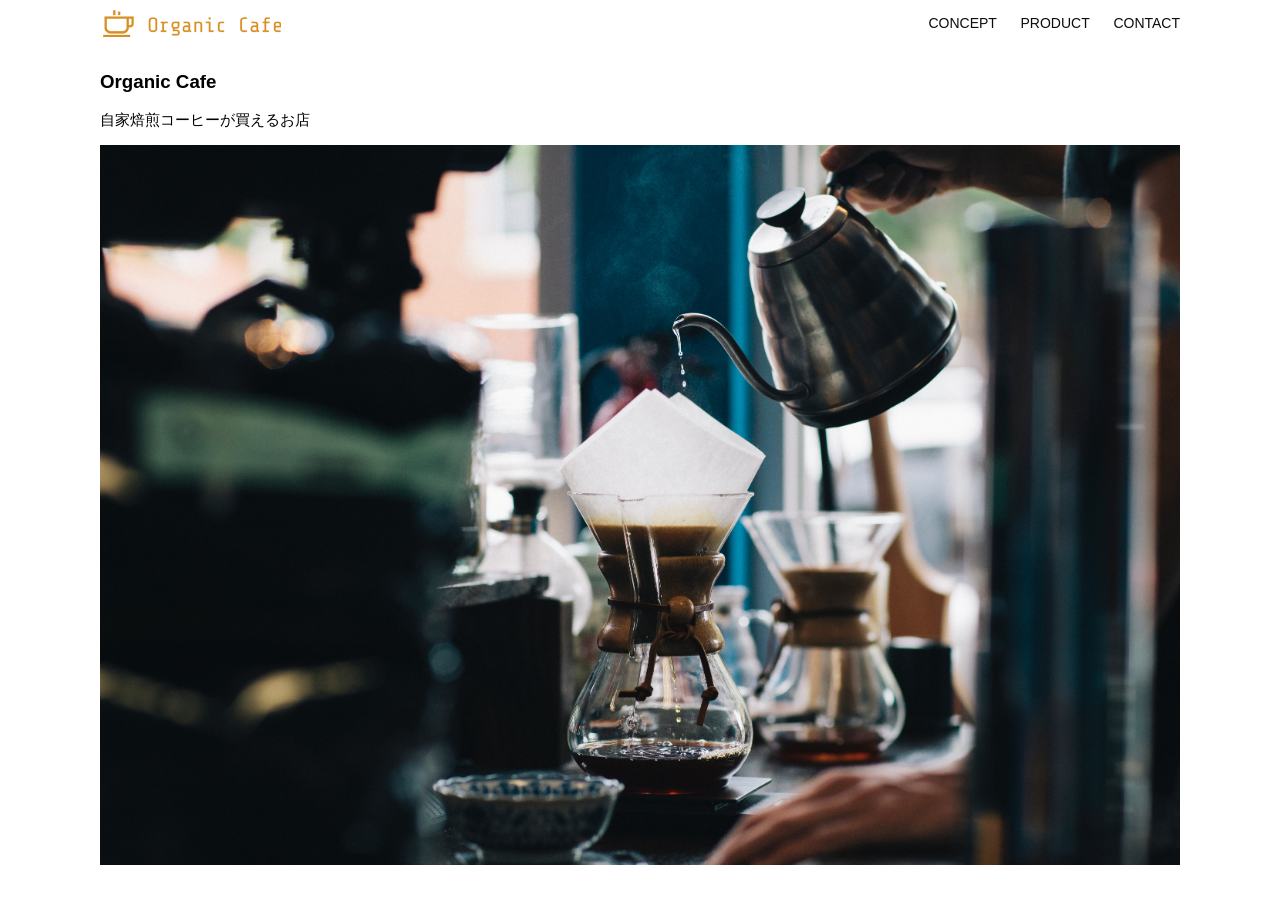
<file: html-css-kadai_013/index.html>
<!DOCTYPE html>
<html>

<head>
    <title>Organic Cafe</title>
    <meta charset="UTF-8" />
    <meta name="description" content="自家焙煎のコーヒーがお家で楽しめるOrganic Cafe" />
    <meta name="viewport" content="width=device-width, initial-scale=1.0" />
    <link rel="stylesheet" href="style.css" />
</head>

<body>
    <!-- ヘッダー -->
    <header>
        <!-- ロゴ -->
        <a href="index.html" id="logo"><img src="images/logo.png" alt="トップページに戻る" /></a>

        <!-- PC用ナビゲーション -->
        <nav id="nav-pc">
            <a href="index.html#concept">CONCEPT</a>
            <a href="index.html#product">PRODUCT</a>
            <a href="index.html#contact">CONTACT</a>
        </nav>
        <!-- スマホ用メニューボタン -->
        <img id="menu-sp" src="images/button-menu.png" alt="ナビゲーションを開く"
            onclick="document.getElementById('nav-sp').style.display = 'block'">

        <!-- スマホ用ナビゲーション -->
        <nav id="nav-sp">
            <ul>
                <li>
                    <img id="close" src="images/button-close.png" alt="ナビゲーションを閉じる"
                        onclick="document.getElementById('nav-sp').style.display = 'none'">
                </li>
                <li>
                    <a id="logo-sp" href="index.html"
                        onclick="document.getElementById('nav-sp').style.display = 'none'">
                        <img src="images/logo-sp.png" alt="トップページに戻る">
                    </a>
                </li>
                <li>
                    <a class="menu" href="index.html#concept"
                        onclick="document.getElementById('nav-sp').style.display = 'none'">CONCEPT</a>
                </li>
                <li>
                    <a class="menu" href="index.html#product"
                        onclick="document.getElementById('nav-sp').style.display = 'none'">PRODUCT</a>
                </li>
                <li><a class="menu" href="index.html#contact"
                        onclick="document.getElementById('nav-sp').style.display = 'none'">CONTACT</a>
                </li>
            </ul>
        </nav>
    </header>

    <main>
        <article>
            <!-- メインビジュアル -->
            <section id="main-visual">
                <div id="main-message">
                    <h1>Organic Cafe</h1>
                    <p>自家焙煎コーヒーが買えるお店</p>
                </div>
                <img src="images/main-image.jpg" alt="コーヒーをハンドドリップで淹れる画像" />
            </section>
        </article>
    </main>
</body>

</html>
</file>
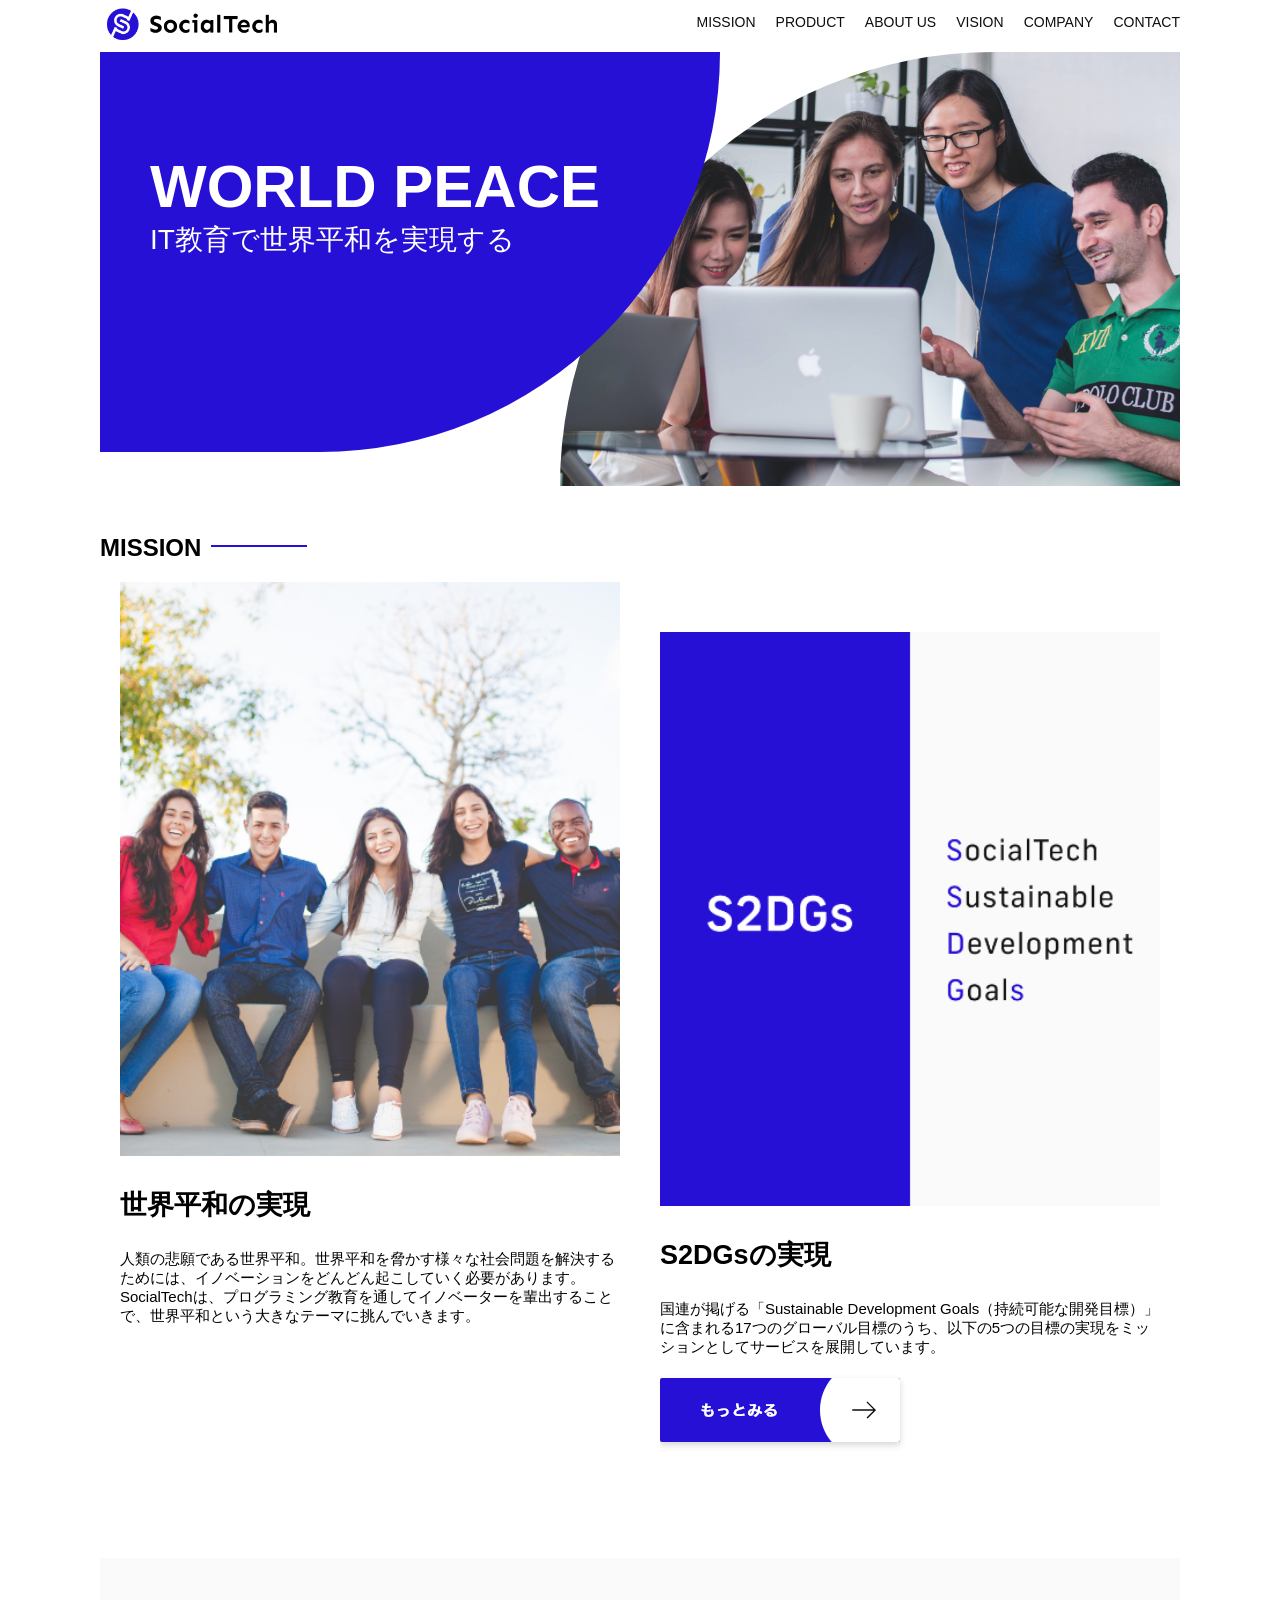
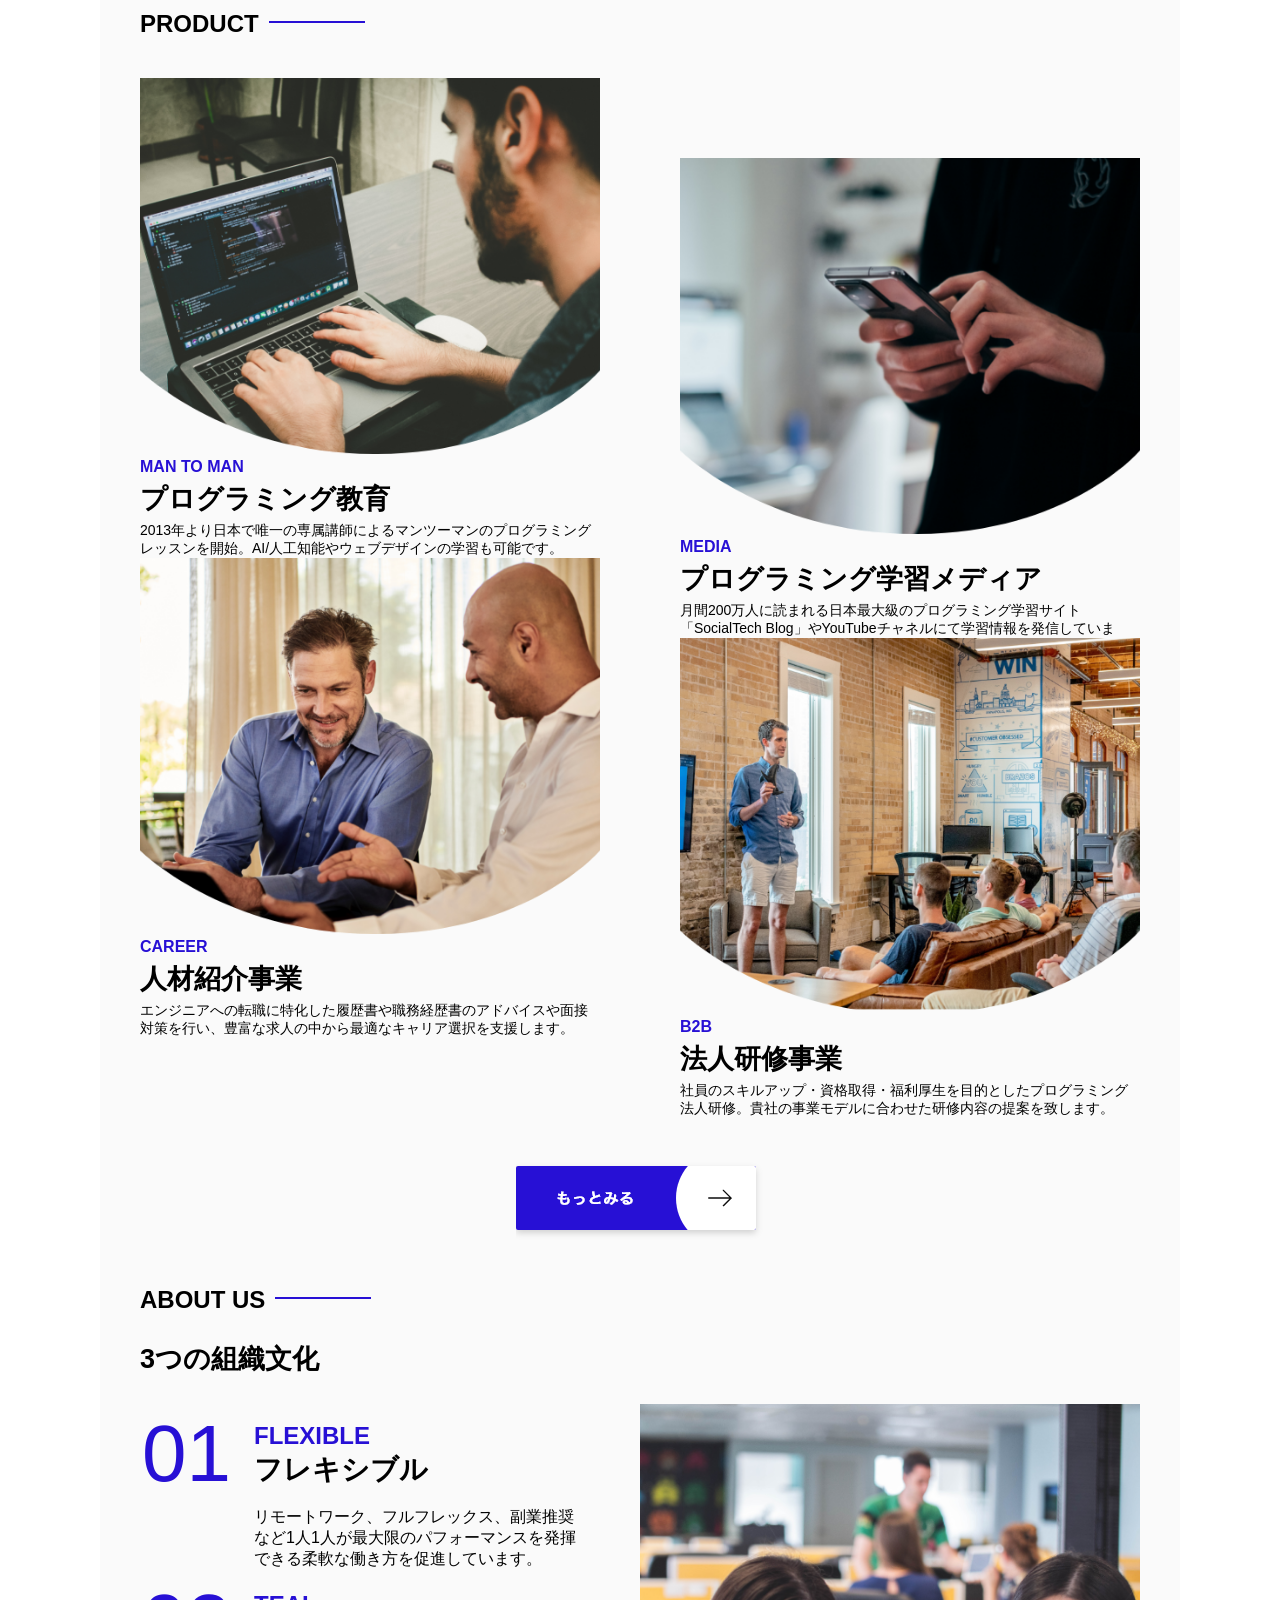
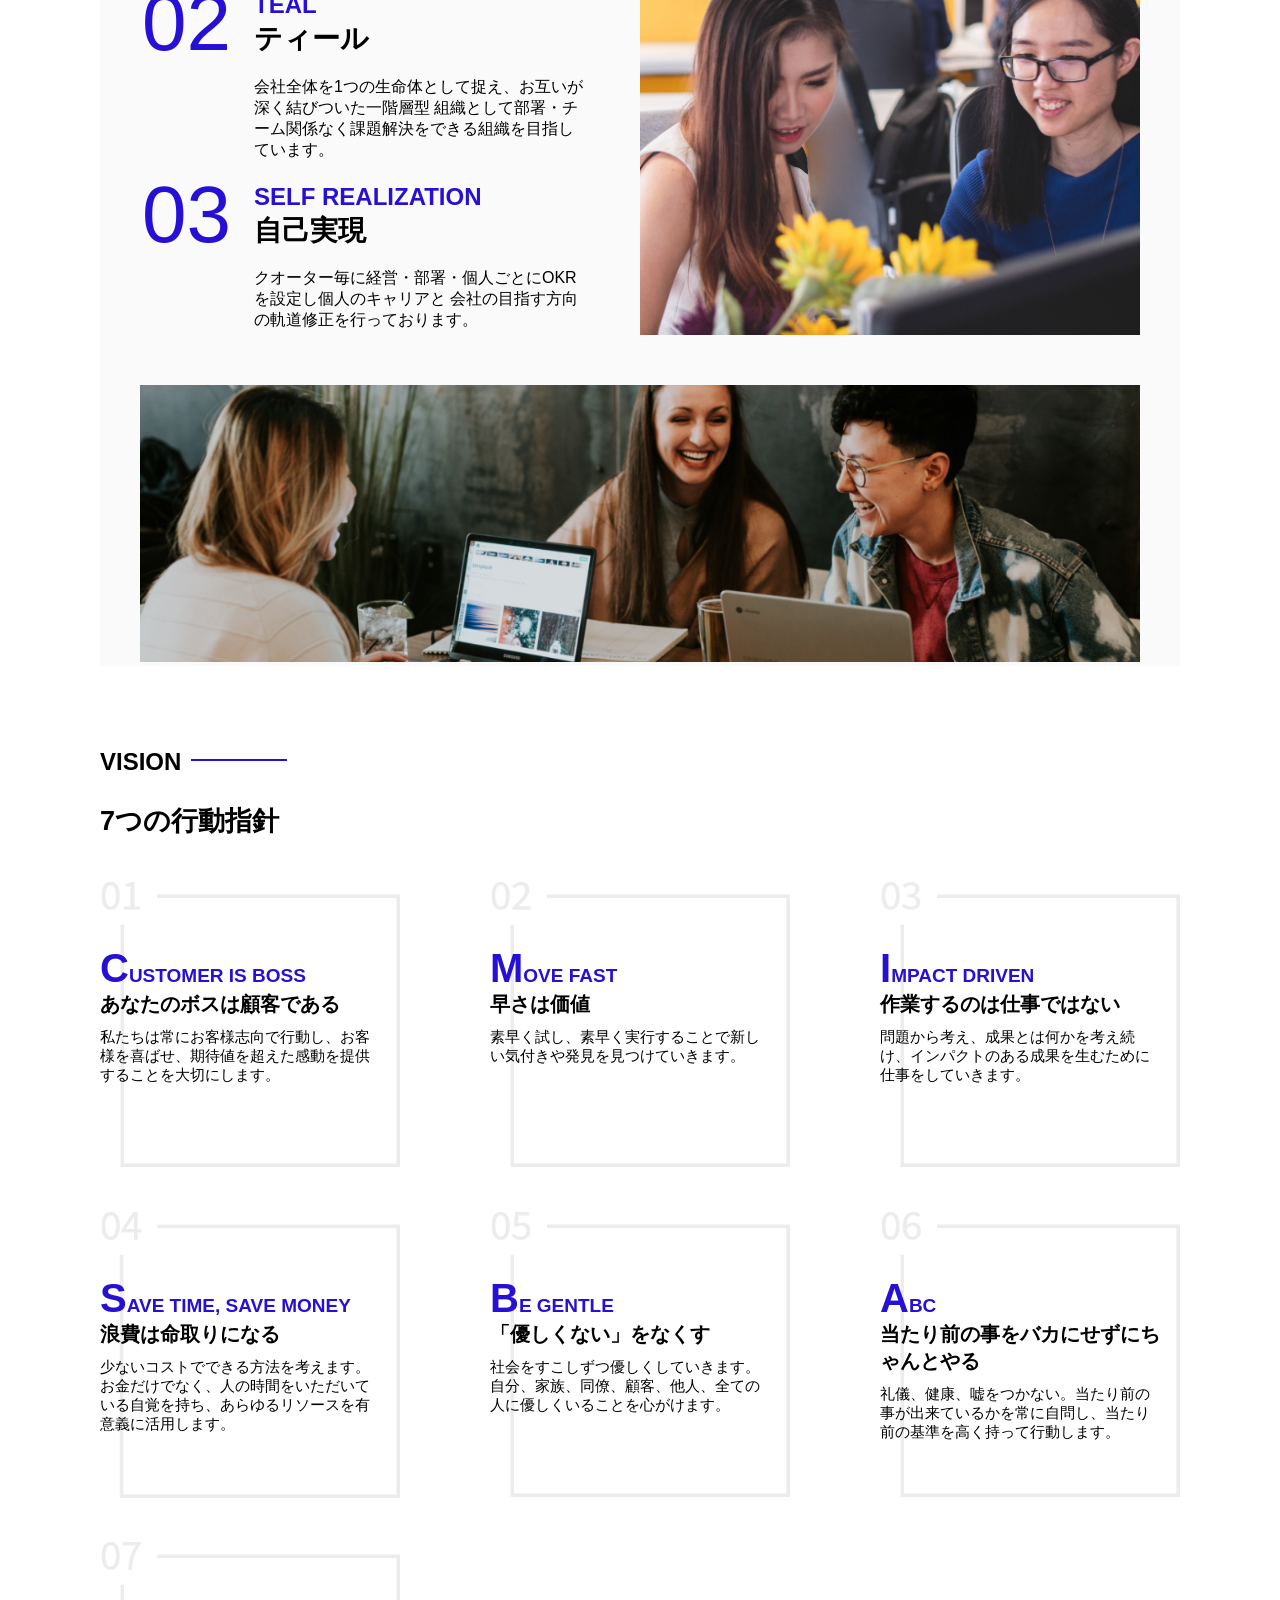
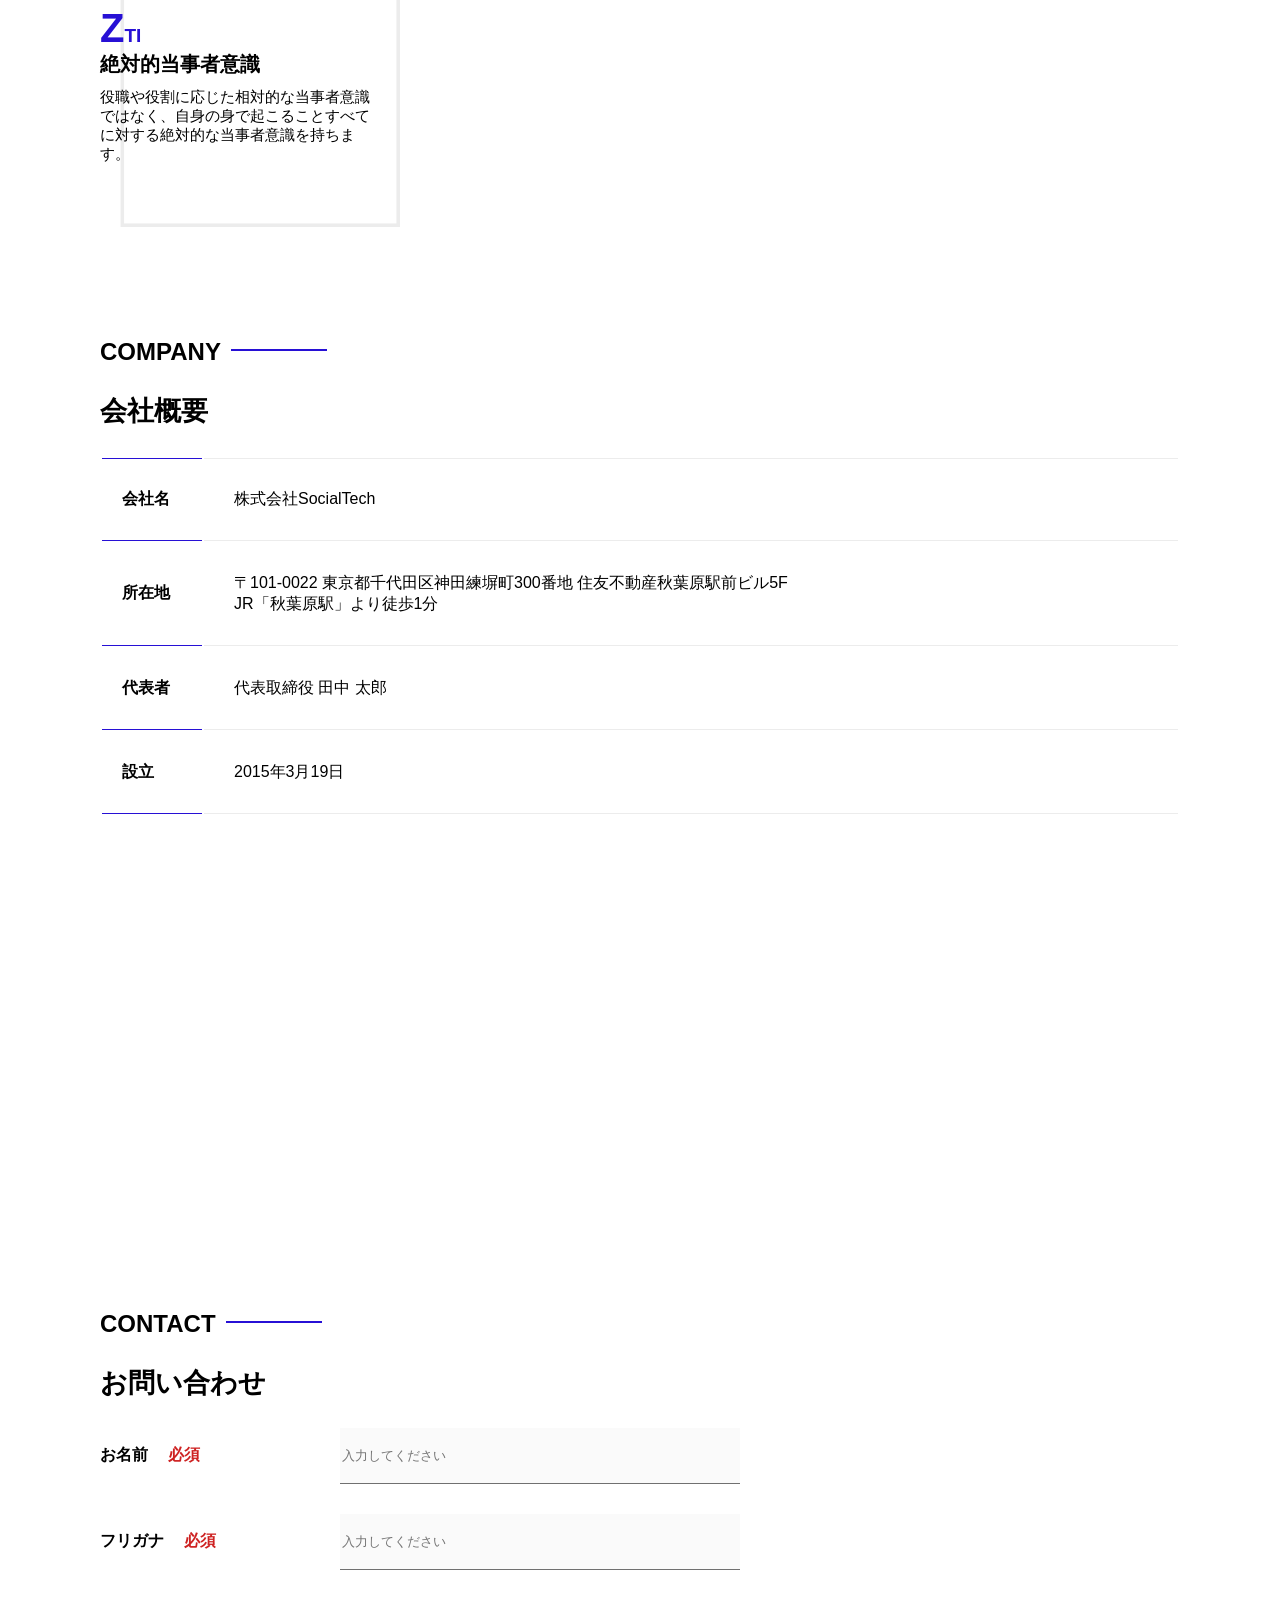
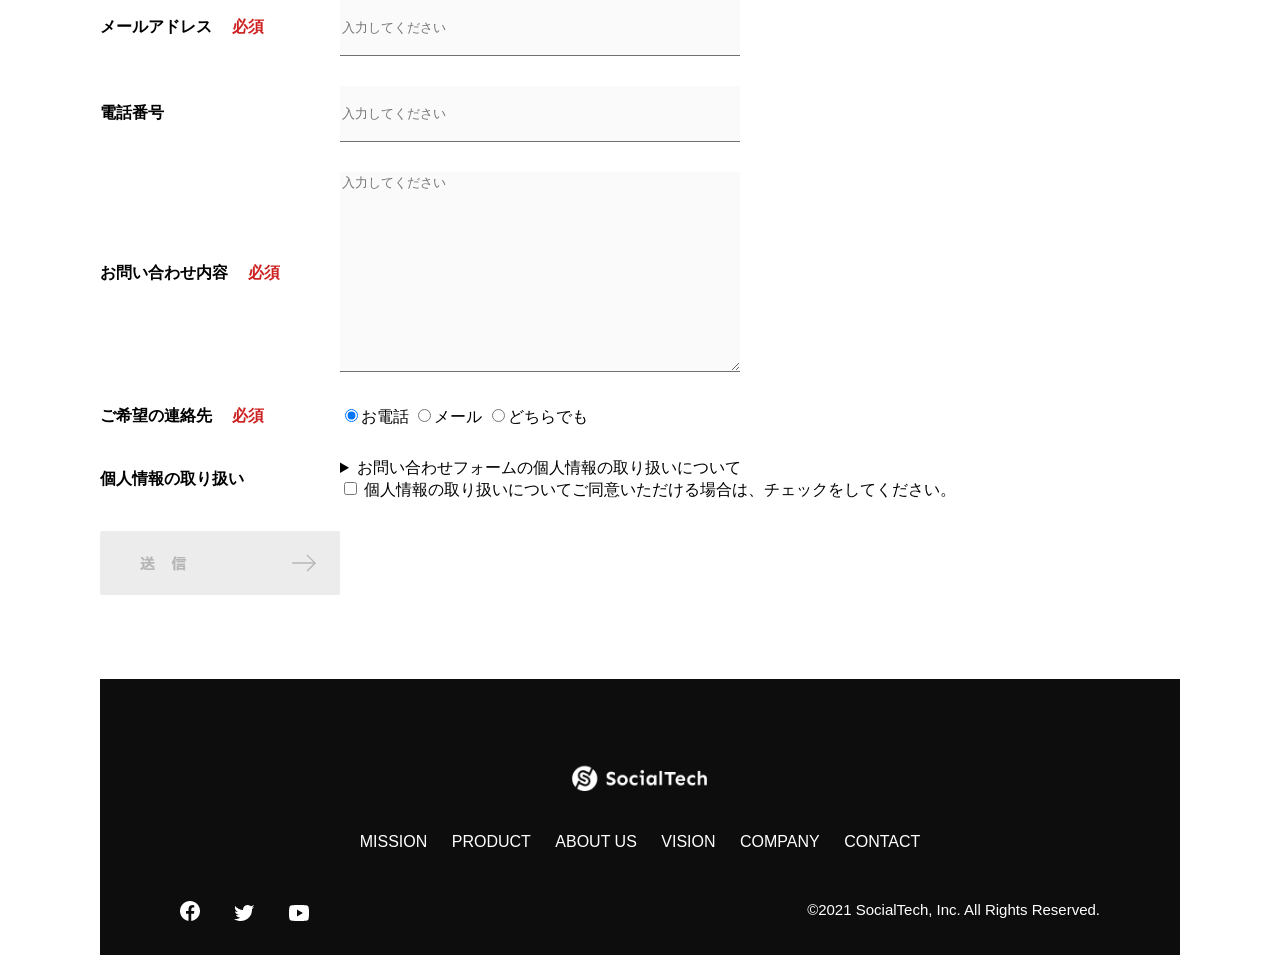
<file: kadai_tutorial_output/socialtech/index.html>
<!DOCTYPE html>
<html>

<head>
    <title>SocialTech</title>
    <meta charset="UTF-8">
    <meta name="description" content="SocialTechはEdTech業界のリーディングカンパニーを目指します。">
    <meta name="viewport" content="width=device-width, initial-scale=1.0">
    <link rel="stylesheet" href="style.css">
</head>

<body>
    <header>
        <a href="index.html" id="logo"><img src="images/logo.png" alt="トップページに戻る"></a>
        <nav id="nav-pc">
            <ul>
                <li><a href="mission.html">MISSION</a></li>
                <li><a href="product.html">PRODUCT</a></li>
                <li><a href="index.html#aboutus">ABOUT US</a></li>
                <li><a href="index.html#vision">VISION</a></li>
                <li><a href="index.html#company">COMPANY</a></li>
                <li><a href="index.html#contact">CONTACT</a></li>
            </ul>
        </nav>
        <button id="menu-sp" onclick="document.getElementById('nav-sp').style.display = 'block'">
            <img src="images/button-menu.png" alt="ナビゲーションを開く">
        </button>
        <div id="nav-sp">
            <button id="close" onclick="document.getElementById('nav-sp').style.display = 'none'">
                <img src="images/button-close.png" alt="ナビゲーションを閉じる">
            </button>

            <nav>
                <ul>
                    <li>
                        <a id="logo-sp" href="index.html"
                            onclick="document.getElementById('nav-sp').style.display = 'none'"><img
                                src="images/logo-sp.png" alt="トップページに戻る"></a>
                    </li>
                    <li><a class="menu" href="mission.html"
                            onclick="document.getElementById('nav-sp').style.display = 'none'">MISSION</a></li>
                    <li><a class="menu" href="product.html"
                            onclick="document.getElementById('nav-sp').style.display = 'none'">PRODUCT</a></li>
                    <li><a class="menu" href="index.html#aboutus"
                            onclick="document.getElementById('nav-sp').style.display = 'none'">ABOUT US</a></li>
                    <li><a class="menu" href="index.html#vision"
                            onclick="document.getElementById('nav-sp').style.display = 'none'">VISION</a></li>
                    <li><a class="menu" href="index.html#company"
                            onclick="document.getElementById('nav-sp').style.display = 'none'">COMPANY</a></li>
                    <li><a class="menu" href="index.html#contact"
                            onclick="document.getElementById('nav-sp').style.display = 'none'">CONTACT</a></li>
                </ul>
            </nav>
            <div id="sns">
                <a href="https://www.facebook.com/sejuku2013">
                    <img src="images/button-facebook.png" alt="Facebookのリンク">
                </a>
                <a href="https://twitter.com/samuraijuku">
                    <img src="images/button-twitter.png" alt="Twitterのリンク">
                </a>
                <a href="https://www.youtube.com/channel/UCCFOQO5aDK0xXam4cUQXT8g">
                    <img src="images/button-youtube.png" alt="YouTubeのリンク">
                </a>
            </div>
        </div>
    </header>
    <main>
        <article>
            <!-- メインビジュアル -->
            <section id="main-visual">
                <div id="main-message">
                    <h1>WORLD PEACE</h1>
                    <p>IT教育で世界平和を実現する</p>
                </div>
                <img src="images/index/index-main.png" alt="PCの周りに集まる多国籍の仲間たち">
            </section>
            <section id="mission">
                <h2 class="index-h2">MISSION</h2>
                <div id="mission-flex">
                    <div>
                        <img id="mission-photo" src="images/index/index-mission.png" alt="屋外のベンチで写真を撮影する多国籍の仲間たち">
                        <h3>世界平和の実現</h3>
                        <p>
                            人類の悲願である世界平和。世界平和を脅かす様々な社会問題を解決するためには、イノベーションをどんどん起こしていく必要があります。SocialTechは、プログラミング教育を通してイノベーターを輩出することで、世界平和という大きなテーマに挑んでいきます。
                        </p>
                    </div>
                    <div>
                        <img id="s2dgs" src="images/index/s2dgs.png" alt="S2DGs">
                        <h3>S2DGsの実現</h3>
                        <p>国連が掲げる「Sustainable Development
                            Goals（持続可能な開発目標）」に含まれる17つのグローバル目標のうち、以下の5つの目標の実現をミッションとしてサービスを展開しています。</p>
                        <a href="mission.html">
                            <img src="images/button-more.png" alt="もっとみる">
                        </a>
                    </div>
                </div>
            </section>
            <section id="product">
                <h2 class="index-h2">PRODUCT</h2>
                <div class="product-flex">
                    <div id="product-left">
                        <div>
                            <img class="product-photo" src="images/index/index-mantoman.png" alt="PCでコードを書く男性">
                            <div class="product-explain">
                                <span>MAN TO MAN</span>
                                <h3>プログラミング教育</h3>
                                <p>2013年より日本で唯一の専属講師によるマンツーマンのプログラミングレッスンを開始。AI/人工知能やウェブデザインの学習も可能です。</p>
                            </div>
                        </div>
                        <div>
                            <img class="product-photo" src="images/index/index-career.png" alt="笑顔で話し合う2人の男性">
                            <div class="product-explain">
                                <span>CAREER</span>
                                <h3>人材紹介事業</h3>
                                <p>エンジニアへの転職に特化した履歴書や職務経歴書のアドバイスや面接対策を行い、豊富な求人の中から最適なキャリア選択を支援します。</p>
                            </div>
                        </div>
                    </div>
                    <div id="product-right">
                        <div>
                            <img class="product-photo" src="images/index/index-media.png" alt="スマートフォンを操作する人">
                            <div class="product-explain">
                                <span>MEDIA</span>
                                <h3>プログラミング学習メディア</h3>
                                <p>月間200万人に読まれる日本最大級のプログラミング学習サイト「SocialTech Blog」やYouTubeチャネルにて学習情報を発信しています。</p>
                            </div>
                        </div>
                        <div>
                            <img class="product-photo" src="images/index/index-b2b.png" alt="講演中の男性とそれを聴く人々">
                            <div class="product-explain">
                                <span>B2B</span>
                                <h3>法人研修事業</h3>
                                <p>社員のスキルアップ・資格取得・福利厚生を目的としたプログラミング法人研修。貴社の事業モデルに合わせた研修内容の提案を致します。</p>
                            </div>
                        </div>
                    </div>
                </div>
                <div id="product-more">
                    <a href="product.html">
                        <img src="images/button-more.png" alt="もっとみる">
                    </a>
                </div>
                </div>
                <section id="aboutus">
                    <h2 class="index-h2">ABOUT US</h2>
                    <h3>3つの組織文化</h3>
                    <div>
                        <table class="culture-table">
                            <tr>
                                <td class="culture-num">01</td>
                                <th><span class="culture-en">FLEXIBLE</span><br>フレキシブル</th>
                            </tr>
                            <tr>
                                <td>
                                    <!--空のセル-->
                                </td>
                                <td class="culture-description">
                                    リモートワーク、フルフレックス、副業推奨など1人1人が最大限のパフォーマンスを発揮できる柔軟な働き方を促進しています。</td>
                            </tr>
                            <tr>
                                <td class="culture-num">02</td>
                                <th><span class="culture-en">TEAL</span><br>ティール</th>
                            </tr>
                            <tr>
                                <td>
                                    <!--空のセル-->
                                </td>
                                <td class="culture-description">会社全体を1つの生命体として捉え、お互いが深く結びついた一階層型
                                    組織として部署・チーム関係なく課題解決をできる組織を目指しています。</td>
                            </tr>
                            <tr>
                                <td class="culture-num">03</td>
                                <th><span class="culture-en">SELF REALIZATION</span><br>自己実現</th>
                            </tr>
                            <tr>
                                <td>
                                    <!--空のセル-->
                                </td>
                                <td class="culture-description">クオーター毎に経営・部署・個人ごとにOKRを設定し個人のキャリアと 会社の目指す方向の軌道修正を行っております。
                                </td>
                            </tr>
                        </table>
                        <img class="culture-img" src="images/index/index-aboutus1.png" alt="笑顔で話し合う2人の女性">
                    </div>
                    <img class="culture-img2" src="images/index/index-aboutus2.png" alt="笑顔で話し合う3人の男女">
                </section>
            </section>
            <section id="vision">
                <h2 class="index-h2">VISION</h2>
                <h3>7つの行動指針</h3>
                <div>
                    <div class="vision-box">
                        <img src="images/index/vision-01.png" alt="01">
                        <div>
                            <h4>CUSTOMER IS BOSS</h4>
                            <h5>あなたのボスは顧客である</h5>
                            <p>私たちは常にお客様志向で行動し、お客様を喜ばせ、期待値を超えた感動を提供することを大切にします。</p>
                        </div>
                    </div>
                    <div class="vision-box">
                        <img src="images/index/vision-02.png" alt="02">
                        <div>
                            <h4>MOVE FAST</h4>
                            <h5>早さは価値</h5>
                            <p>素早く試し、素早く実行することで新しい気付きや発見を見つけていきます。</p>
                        </div>
                    </div>
                    <div class="vision-box">
                        <img src="images/index/vision-03.png" alt="03">
                        <div>
                            <h4>IMPACT DRIVEN</h4>
                            <h5>作業するのは仕事ではない</h5>
                            <p>問題から考え、成果とは何かを考え続け、インパクトのある成果を生むために仕事をしていきます。</p>
                        </div>
                    </div>
                    <div class="vision-box">
                        <img src="images/index/vision-04.png" alt="04">
                        <div>
                            <h4>SAVE TIME, SAVE MONEY</h4>
                            <h5>浪費は命取りになる</h5>
                            <p>少ないコストでできる方法を考えます。お金だけでなく、人の時間をいただいている自覚を持ち、あらゆるリソースを有意義に活用します。</p>
                        </div>
                    </div>
                    <div class="vision-box">
                        <img src="images/index/vision-05.png" alt="05">
                        <div>
                            <h4>BE GENTLE</h4>
                            <h5>「優しくない」をなくす</h5>
                            <p>社会をすこしずつ優しくしていきます。自分、家族、同僚、顧客、他人、全ての人に優しくいることを心がけます。</p>
                        </div>
                    </div>
                    <div class="vision-box">
                        <img src="images/index/vision-06.png" alt="06">
                        <div>
                            <h4>ABC</h4>
                            <h5>当たり前の事をバカにせずにちゃんとやる</h5>
                            <p>礼儀、健康、嘘をつかない。当たり前の事が出来ているかを常に自問し、当たり前の基準を高く持って行動します。</p>
                        </div>
                    </div>
                    <div class="vision-box">
                        <img src="images/index/vision-07.png" alt="07">
                        <div>
                            <h4>ZTI</h4>
                            <h5>絶対的当事者意識</h5>
                            <p>役職や役割に応じた相対的な当事者意識ではなく、自身の身で起こることすべてに対する絶対的な当事者意識を持ちます。</p>
                        </div>
                    </div>
                </div>
            </section>
            <section id="company">
                <h2 class="index-h2">COMPANY</h2>
                <h3>会社概要</h3>
                <table id="company-table">
                    <tr>
                        <th class="tableheader tableheader-first">会社名</th>
                        <td class="cell cell-first">株式会社SocialTech</td>
                    </tr>
                    <tr>
                        <th class="tableheader">所在地</th>
                        <td class="cell">〒101-0022 東京都千代田区神田練塀町300番地 住友不動産秋葉原駅前ビル5F<br>JR「秋葉原駅」より徒歩1分</td>
                    </tr>
                    <tr>
                        <th class="tableheader">代表者</th>
                        <td class="cell">代表取締役 田中 太郎</td>
                    </tr>
                    <tr>
                        <th class="tableheader">設立</th>
                        <td class="cell">2015年3月19日</td>
                    </tr>
                </table>
                <iframe
                    src="https://www.google.com/maps/embed?pb=!1m18!1m12!1m3!1d3240.0688551336807!2d139.7720776771055!3d35.69992317258124!2m3!1f0!2f0!3f0!3m2!1i1024!2i768!4f13.1!3m3!1m2!1s0x60188fee13660e23%3A0x77137876edf742ac!2z5L2P5Y-L5LiN5YuV55Sj56eL6JGJ5Y6f6aeF5YmN44OT44Or!5e0!3m2!1sja!2sjp!4v1704858013291!5m2!1sja!2sjp"
                    style="border: 0" allowfullscreen="" loading="lazy">
                </iframe>
            </section>
            <section id="contact">
                <h2 class="index-h2">CONTACT</h2>
                <h3>お問い合わせ</h3>
                <form>
                    <div>
                        <div class="contact-heading">
                            <label class="contact-label">お名前<span class="contact-span">必須</span></label>
                        </div>
                        <div>
                            <input type="text" name="name" placeholder="入力してください" class="contact-textbox">
                        </div>
                    </div>
                    <div>
                        <div class="contact-heading">
                            <label class="contact-label">フリガナ<span class="contact-span">必須</span></label>
                        </div>
                        <div>
                            <input type="text" name="hurigana" placeholder="入力してください" class="contact-textbox">
                        </div>
                    </div>
                    <div>
                        <div class="contact-heading">
                            <label class="contact-label">メールアドレス<span class="contact-span">必須</span></label>
                        </div>
                        <div>
                            <input type="text" name="email" placeholder="入力してください" class="contact-textbox">
                        </div>
                    </div>
                    <div>
                        <div class="contact-heading">
                            <label class="contact-label">電話番号</label>
                        </div>
                        <div>
                            <input type="text" name="tel" placeholder="入力してください" class="contact-textbox">
                        </div>
                    </div>
                    <div>
                        <div class="contact-heading">
                            <label class="contact-label">お問い合わせ内容<span class="contact-span">必須</span></label>
                        </div>
                        <div>
                            <textarea class="contact-textarea" placeholder="入力してください" name="message"></textarea>
                        </div>
                    </div>
                    <div>
                        <div class="contact-heading">
                            <label class="contact-label">ご希望の連絡先<span class="contact-span">必須</span></label>
                        </div>
                        <div><input class="radiobutton" type="radio" value="tel" name="contact"
                                checked><label>お電話</label> <input class="radiobutton" type="radio" value="mail"
                                name="contact"><label>メール</label> <input class="radiobutton" type="radio" value="both"
                                name="contact"><label>どちらでも</label></div>
                    </div>
                    <div>
                        <div class="contact-heading">
                            <label class="contact-label">個人情報の取り扱い</label>
                        </div>
                        <div>
                            <details>
                                <summary>お問い合わせフォームの個人情報の取り扱いについて</summary>
                                <div>
                                    <dl>
                                        <dt>１．組織の名称又は氏名</dt>
                                        <dd>株式会社SocialTech</dd>
                                        <dt>２．個人情報保護管理者（若しくはその代理人）の氏名又は職名、所属及び連絡先</dt>
                                        <dd>
                                            <p>鈴木 一郎 コーポレート部</p>
                                            <p>メールアドレス：samurai@example.com</p>
                                            <p>TEL：03-1234-5678</p>
                                        </dd>
                                        <dt>３．個人情報の利用目的</dt>
                                        <dd>
                                            <ul>
                                                <li>本サービス及び本サービスに関連する情報の提供又はそれらに関する連絡のため</li>
                                                <li>ユーザーの本人確認のため</li>
                                                <li>当社サービスのご案内のため</li>
                                                <li>当社の商品等の広告または宣伝（電子メールによるものを含むものとします。）</li>
                                            </ul>
                                        </dd>
                                        <dt>４．個人情報の取り扱い業務の委託</dt>
                                        <dd>個人情報の取扱業務の全部または一部を外部に業務委託する場合があります。その際、弊社は、個人情報を適切に保護できる管理体制を敷き実行していることを条件として委託先を厳選したうえで、機密保持契約を委託先と締結し、お客様の個人情報を厳密に管理させます。
                                        </dd>
                                        <dt>５．個人情報の開示等の請求</dt>
                                        <dd>
                                            お客様は、弊社に対してご自身の個人情報の開示等（利用目的の通知、開示、内容の訂正・追加・削除、利用の停止または消去、第三者への提供の停止）に関して、当社問合わせ窓口に申し出ることができます。<br>
                                            その際、弊社はお客様ご本人を確認させていただいたうえで、合理的な期間内に対応いたします。<br>
                                            なお、個人情報に関する弊社問合わせ先は、次の通りです。
                                        </dd>
                                        <dd>
                                            <p>株式会社SocialTech　個人情報問合せ窓口</p>
                                            <p>〒150-0043　東京都千代田区神田練塀町300番地 住友不動産秋葉原駅前ビル5F</p>
                                            <p>メールアドレス：samurai@example.com　TEL：03-1234-5678</p>
                                        </dd>

                                        <dt>６．個人情報を提供されることの任意性について</dt>
                                        <dd>お客様がご自身の個人情報を弊社に提供されるか否かは、お客様のご判断によりますが、もしご提供されない場合には、適切なサービスが提供できない場合がありますので予めご了承ください。
                                        </dd>
                                    </dl>
                                </div>
                            </details>
                            <input type="checkbox" name="agree">
                            <span>個人情報の取り扱いについてご同意いただける場合は、チェックをしてください。</span>
                        </div>
                    </div>
                    <input type="image" src="images/button-submit.png" alt="送信する">
                </form>
            </section>
        </article>
    </main>
    <footer>
        <div id="footer-logo">
            <img src="images/logo-sp.png" alt="SocialTech">
        </div>
        <div id="footer-link">
            <a href="mission.html">MISSION</a>
            <a href="product.html">PRODUCT</a>
            <a href="index.html#aboutus">ABOUT US</a>
            <a href="index.html#vision">VISION</a>
            <a href="index.html#company">COMPANY</a>
            <a href="index.html#contact">CONTACT</a>
        </div>
        <div id="sns-footer">
            <div class="sns-btns">
                <a href="https://www.facebook.com/sejuku2013"><img src="images/button-facebook.png"
                        alt="Facebookのリンク"></a>
                <a href="https://twitter.com/samuraijuku"><img src="images/button-twitter.png" alt="Twitterのリンク"></a>
                <a href="https://www.youtube.com/channel/UCCFOQO5aDK0xXam4cUQXT8g"><img src="images/button-youtube.png"
                        alt="YouTubeのリンク"></a>
            </div>
            <p id="copyright">&copy;2021 SocialTech, Inc. All Rights Reserved.</p>
        </div>
    </footer>
</body>

</html>
</file>
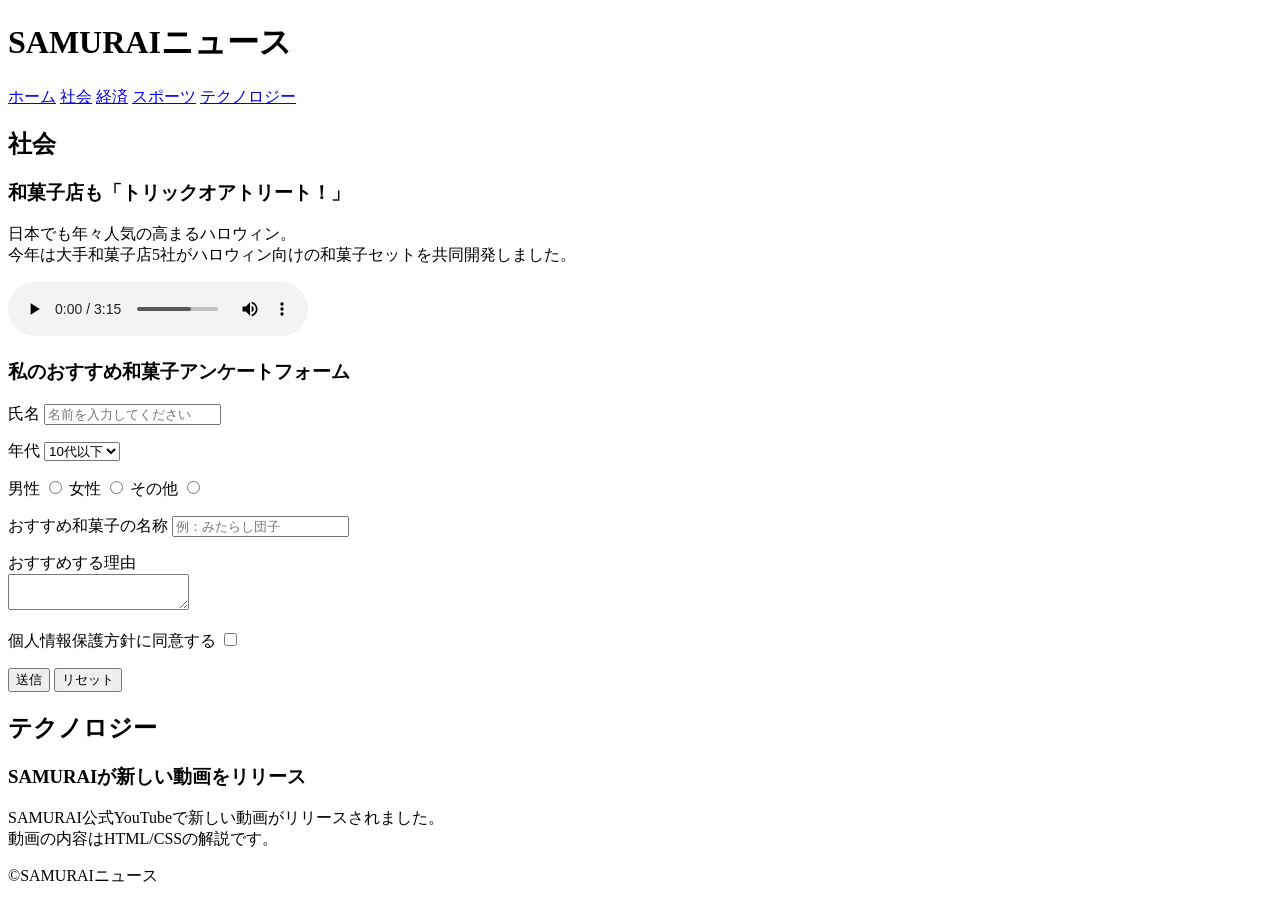
<file: kadai_008/kadai_008.html>
<!DOCTYPE html>
<html>

<head>
    <title>8章課題</title>
    <meta name="description" content="このページは8章の課題です。">
    <meta charset="UTF-8">
</head>

<body>
    <header>
        <h1>SAMURAIニュース</h1>
        <nav>
            <a href="https://www.sejuku.net/">ホーム</a>
            <a href="https://www.sejuku.net/">社会</a>
            <a href="https://www.sejuku.net/">経済</a>
            <a href="https://www.sejuku.net/">スポーツ</a>
            <a href="https://www.sejuku.net/">テクノロジー</a>
        </nav>
    </header>
    <main>
        <article>
            <h2>社会</h2>
            <section>
                <h3>和菓子店も「トリックオアトリート！」</h3>
                <p>
                    日本でも年々人気の高まるハロウィン。<br>
                    今年は大手和菓子店5社がハロウィン向けの和菓子セットを共同開発しました。
                </p>
                <audio controls src="ichi.mp3"></audio>
            </section>
            <section>
                <h3>私のおすすめ和菓子アンケートフォーム</h3>
                <form>
                    <p>
                        氏名
                        <input type="text" placeholder="名前を入力してください">
                    </p>

                    <p>
                        年代
                        <select>
                            <option>10代以下</option>
                            <option>20代</option>
                            <option>30代</option>
                            <option>40代</option>
                            <option>50代以上</option>
                        </select>
                    </p>

                    <p>
                        男性 <input type="radio" name="gender">
                        女性 <input type="radio" name="gender">
                        その他 <input type="radio" name="gender">
                    </p>

                    <p>
                        おすすめ和菓子の名称
                        <input type="text" placeholder="例：みたらし団子">
                    </p>

                    <p>
                        おすすめする理由<br>
                        <textarea></textarea>
                    </p>

                    <p>
                        個人情報保護方針に同意する
                        <input type="checkbox">
                    </p>

                    <input type="submit" value="送信">
                    <input type="reset" value="リセット">
                </form>
            </section>
        </article>
        <article>
            <h2>テクノロジー</h2>
            <section>
                <h3>SAMURAIが新しい動画をリリース</h3>
                <p>
                    SAMURAI公式YouTubeで新しい動画がリリースされました。<br>
                    動画の内容はHTML/CSSの解説です。
                </p>
            </section>
        </article>
    </main>
    <footer>
        <p>&copy;SAMURAIニュース</p>
    </footer>
</body>

</html>
</file>
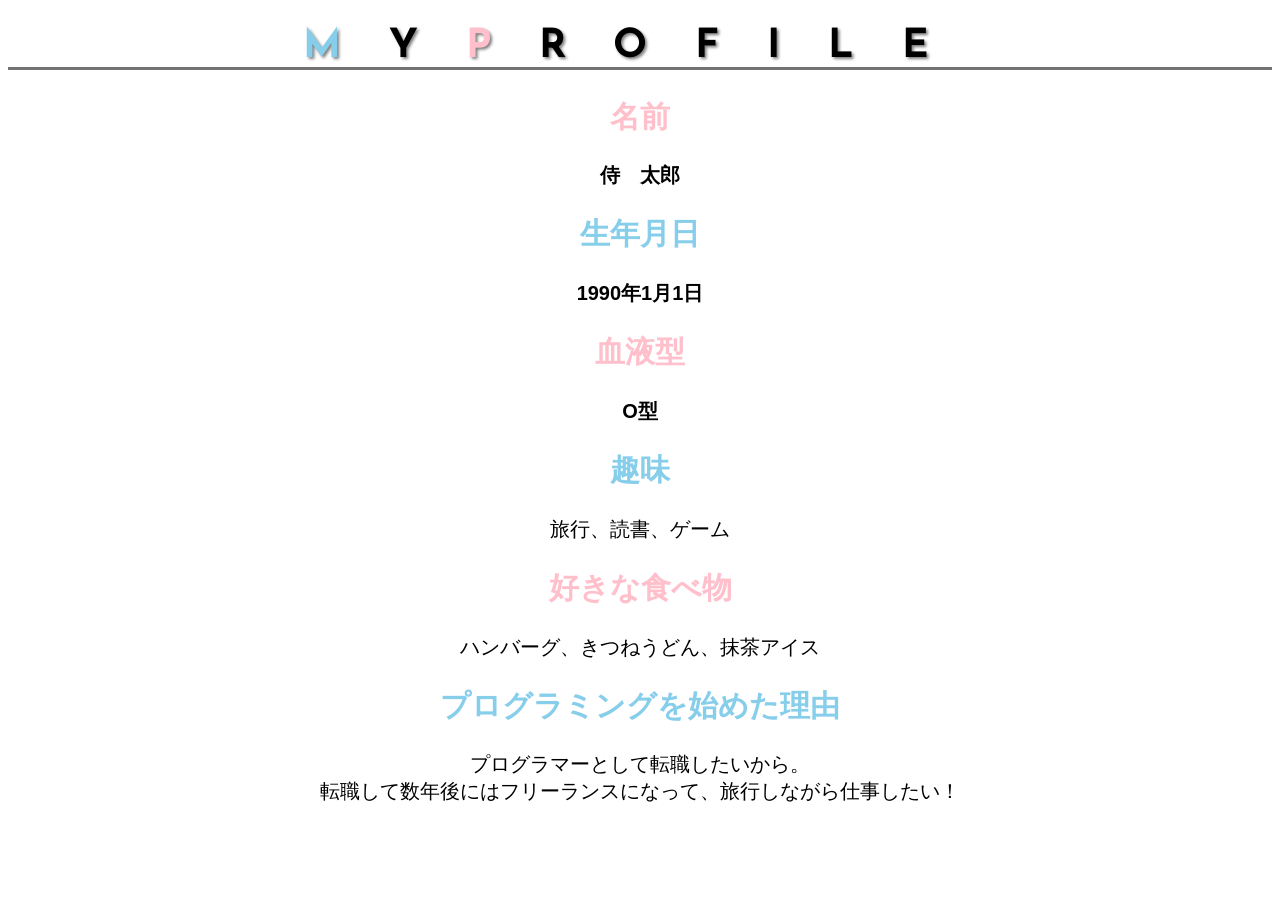
<file: kadai_015/kadai_015.html>
<!DOCTYPE html>
<html>

<head>
    <title>15章課題</title>
    <meta charset="UTF-8">
    <meta name="description" content="このページは15章の課題です。">
    <link rel="stylesheet" href="style.css">
    <link rel="preconnect" href="https://fonts.googleapis.com">
    <link rel="preconnect" href="https://fonts.gstatic.com" crossorigin>
    <link href="https://fonts.googleapis.com/css2?family=Josefin+Sans&display=swap" rel="stylesheet">
</head>

<body>
    <h1><span class="skyblue">M</span>Y<span class="pink">P</span>ROFILE</h1>
    <div id="basic">
        <h2 class="pink">名前</h2>
        <p>侍　太郎</p>
        <h2 class="skyblue">生年月日</h2>
        <p>1990年1月1日</p>
        <h2 class="pink">血液型</h2>
        <p>O型</p>
    </div>
    <h2 class="skyblue">趣味</h2>
    <p>旅行、読書、ゲーム</p>
    <h2 class="pink">好きな食べ物</h2>
    <p>ハンバーグ、きつねうどん、抹茶アイス</p>
    <h2 class="skyblue">プログラミングを始めた理由</h2>
    <p>プログラマーとして転職したいから。<br>転職して数年後にはフリーランスになって、旅行しながら仕事したい！</p>
</body>

</html>
</file>
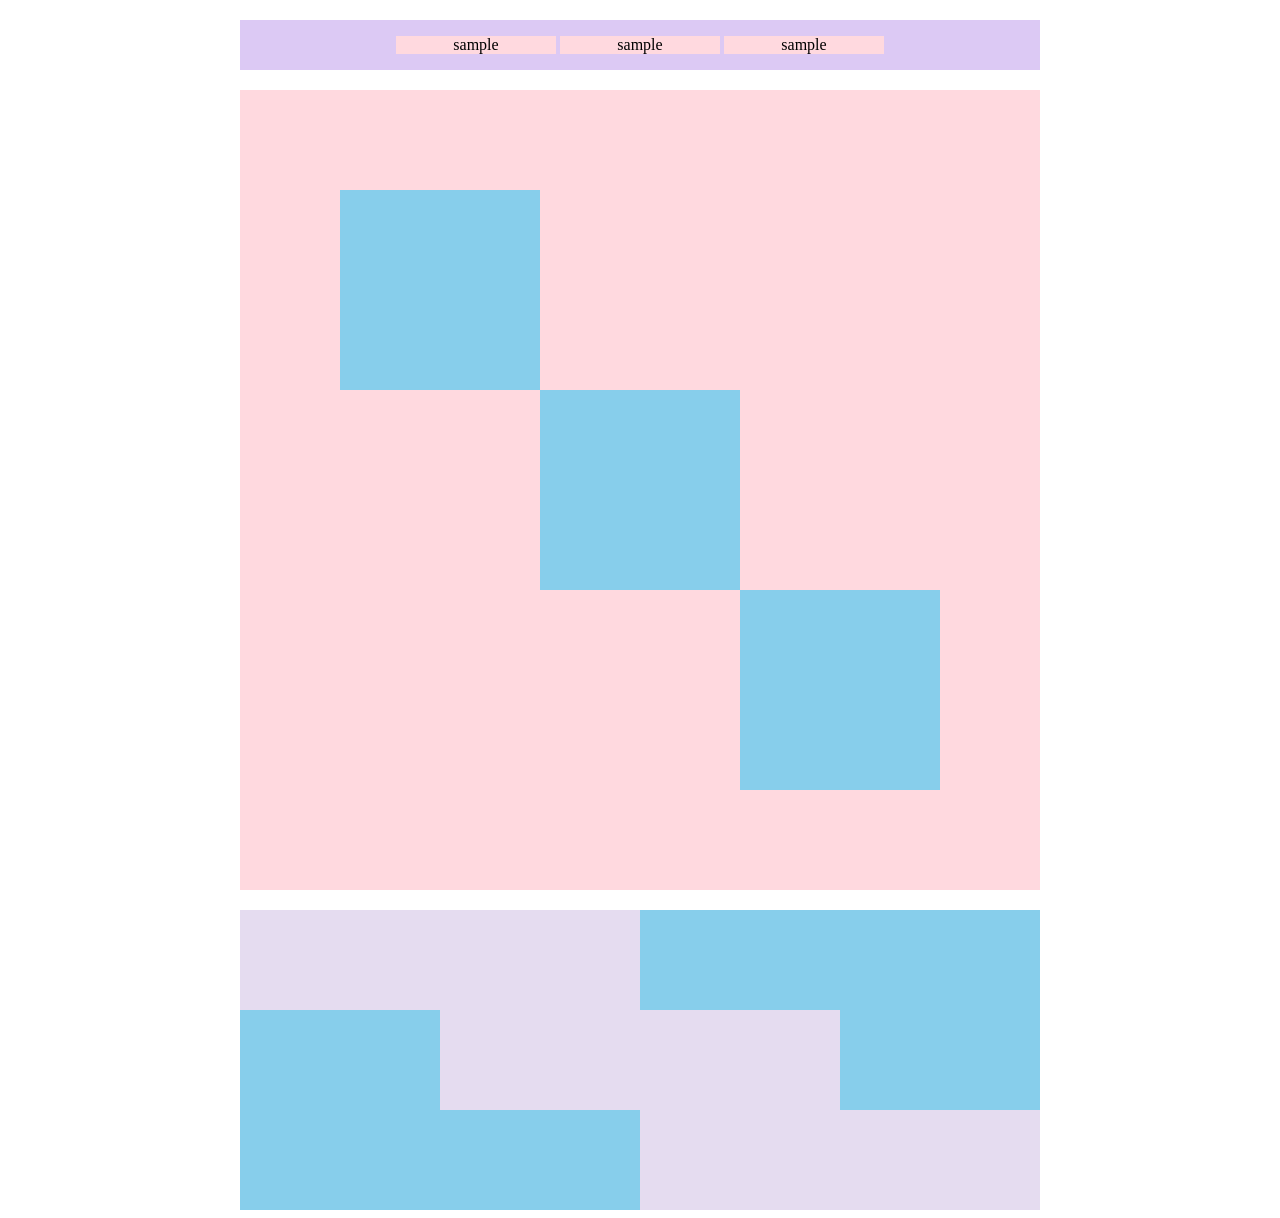
<file: kadai_018/kadai_018.html>
<!DOCTYPE html>
<html>

<head>
    <meta charset="UTF-8">
    <link rel="stylesheet" href="style.css">
    <meta name="description" content="このページは18章の課題です。">
    <title>18章課題</title>
</head>

<body>
    <div id="top">
        <p class="top-child">sample</p>
        <p class="top-child">sample</p>
        <p class="top-child">sample</p>
    </div>
    <div id="middle">
        <div id="middle-child01"></div>
        <div id="middle-child02"></div>
        <div id="middle-child03"></div>
    </div>
    <div id="bottom">
        <div id="bottom-child01"></div>
        <div id="bottom-child02"></div>
        <div id="bottom-child03"></div>
    </div>
</body>

</html>
</file>
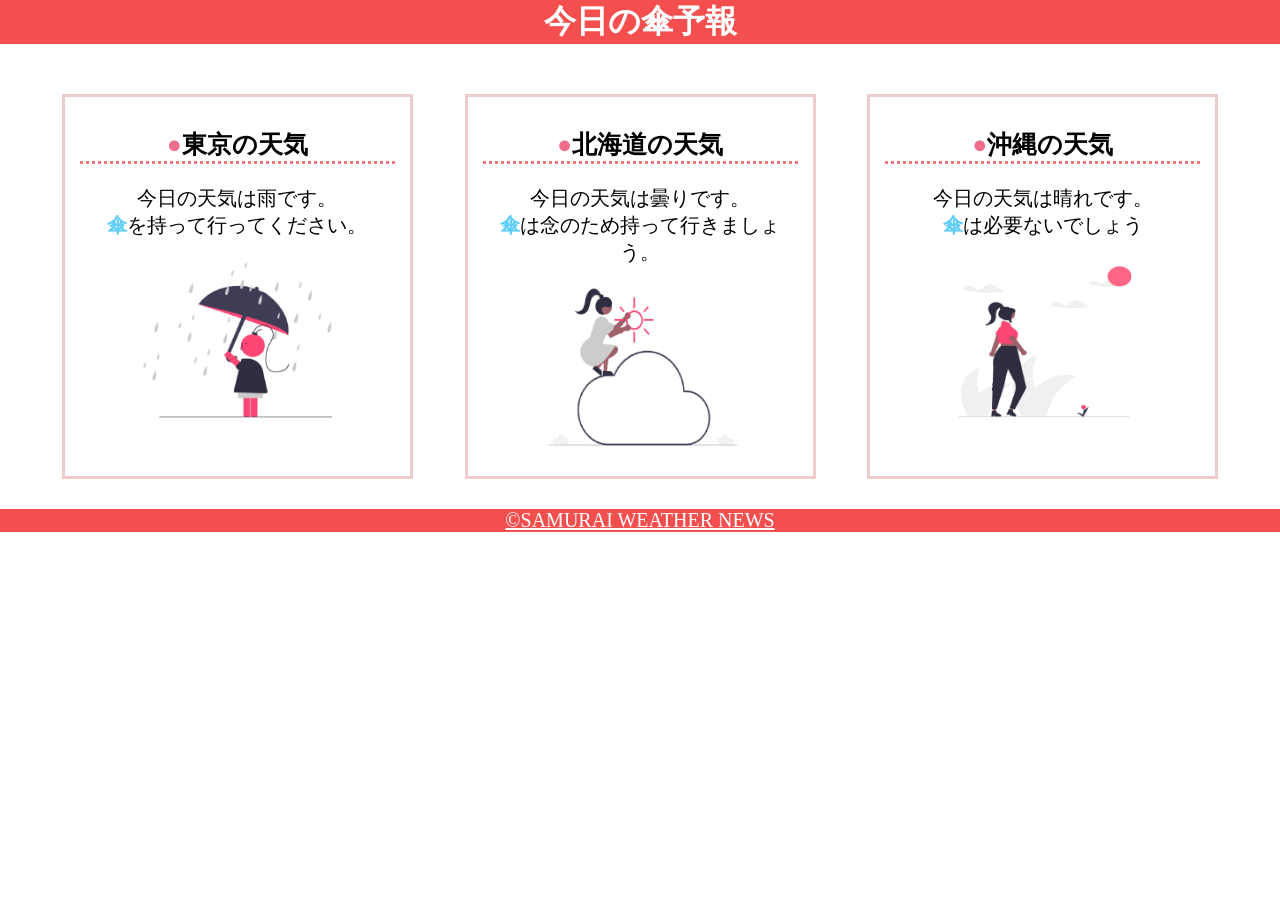
<file: kadai_022/kadai_022.html>
<!DOCTYPE html>
<html>

<head>
    <meta charset="UTF-8">
    <meta name="viewport" content="width=device-width, initial-scale=1.0">
    <link rel="stylesheet" href="style.css">
    <meta name="description" content="このページは22章の課題です。">
    <title>22章課題</title>
</head>

<body>

    <header>
        <h1>今日の傘予報</h1>
    </header>

    <main>

        <div id="parent">
            <div class="contents">
                <h2>東京の天気</h2>
                <p>今日の天気は雨です。</p>
                <p>傘を持って行ってください。</p>
                <img src="images/rainy.png" alt="雨">
            </div>

            <div class="contents">
                <h2>北海道の天気</h2>
                <p>今日の天気は曇りです。</p>
                <p>傘は念のため持って行きましょう。</p>
                <img src="images/cloudy.png" alt="曇り">
            </div>

            <div class="contents">
                <h2>沖縄の天気</h2>
                <p>今日の天気は晴れです。</p>
                <p>傘は必要ないでしょう</p>
                <img src="images/sunny.png" alt="晴れ">
            </div>

        </div>

    </main>

    <footer>
        <a href="https://www.sejuku.net/corp/">&copy;SAMURAI WEATHER NEWS</a>
    </footer>

</body>

</html>
</file>
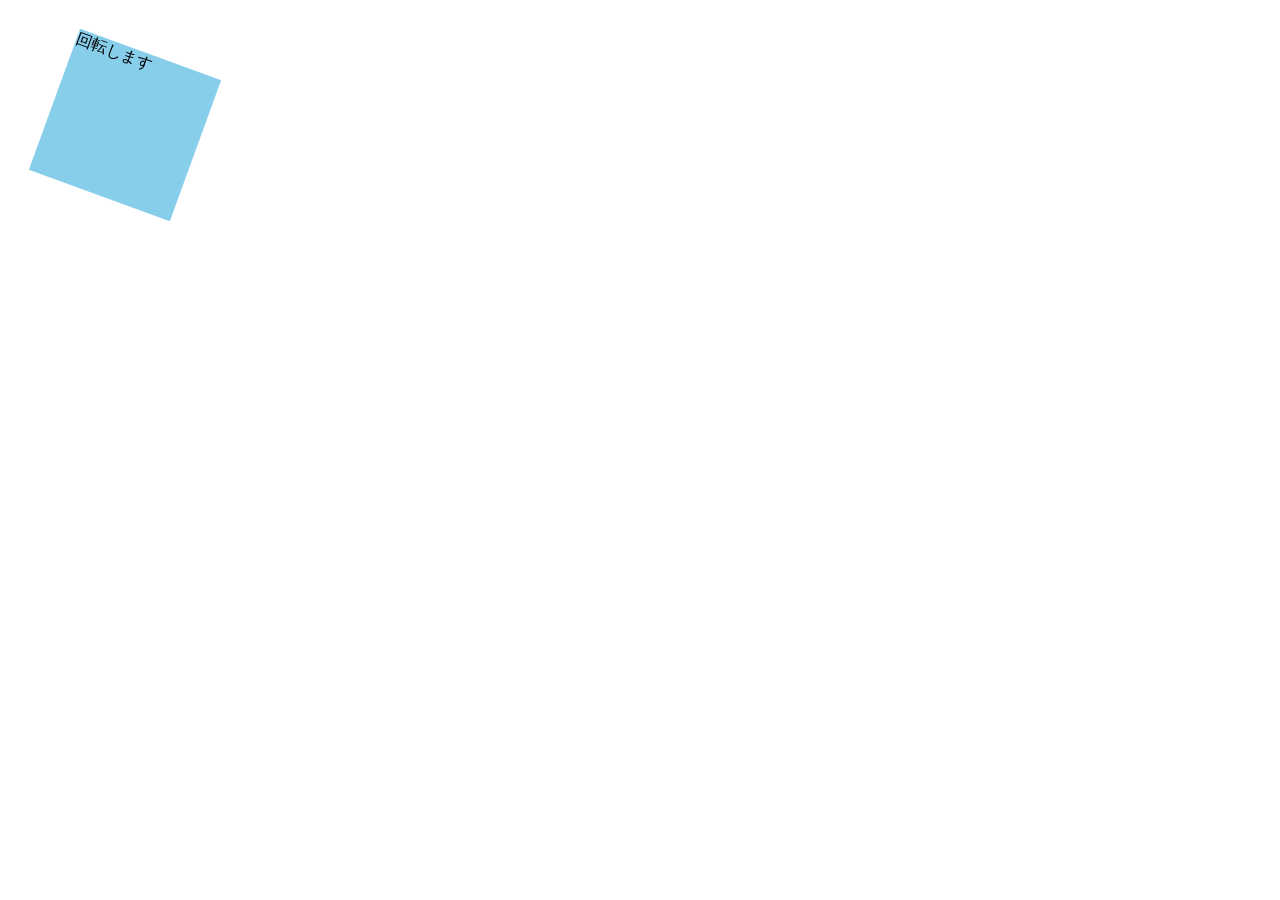
<file: kadai_mdn_css/mdn.html>
<!DOCTYPE html>
<html>

<head>
    <style>
        div {
            position: absolute;
            left: 50px;
            top: 50px;
            width: 150px;
            height: 150px;
            background-color: skyblue;
            transform: rotate(20deg);
        }
    </style>
</head>

<body>
    <div>
        回転します
    </div>

</body>

</html>
</file>
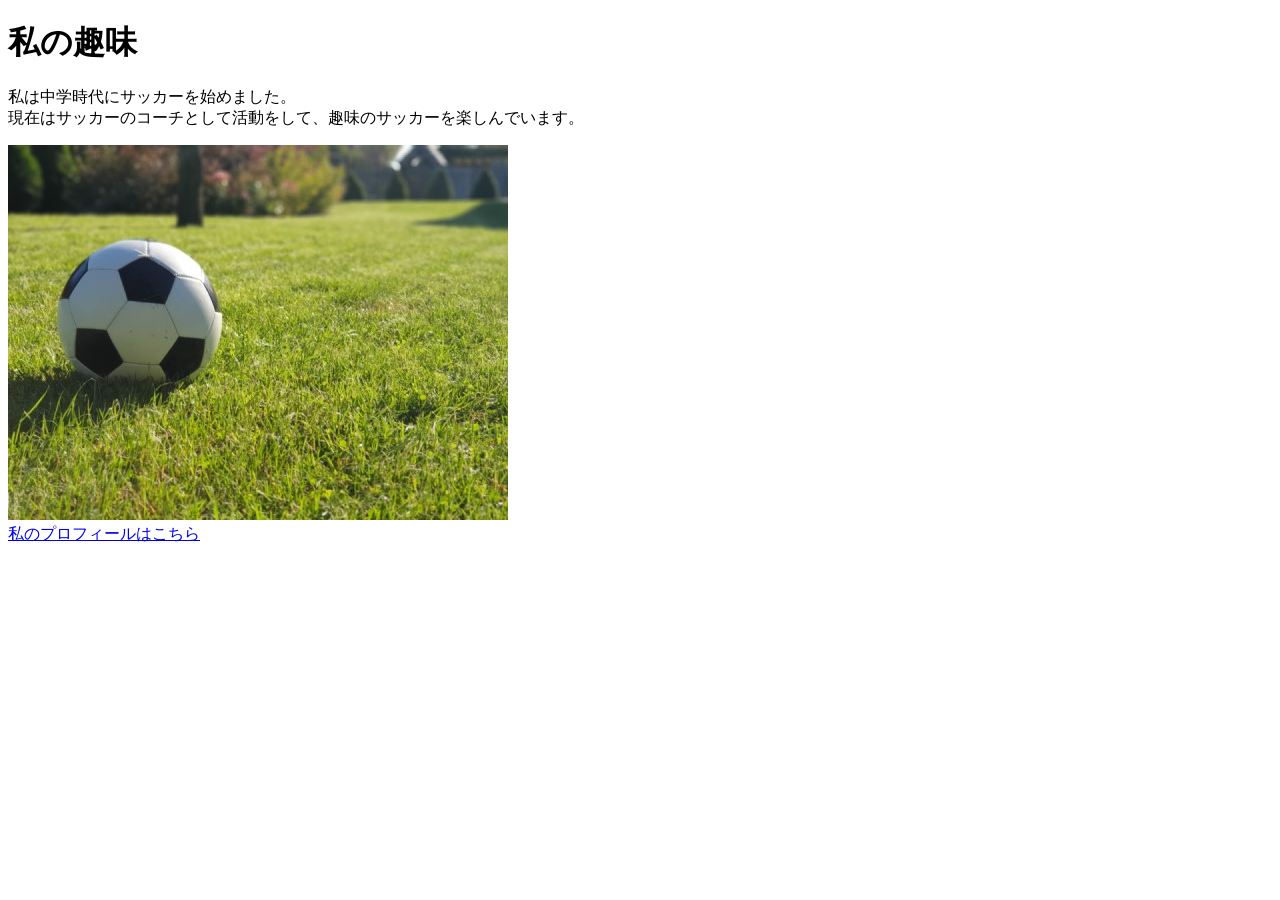
<file: kadai_005/html/kadai_005.html>
<!DOCTYPE html>
<html lang="ja">

<head>
    <title>5章課題</title>
    <meta name="description" content="このページは5章の課題です。">
    <meta charset="UTF-8">
</head>

<body>
    <h1>私の趣味</h1>
    <p>私は中学時代にサッカーを始めました。<br>
        現在はサッカーのコーチとして活動をして、趣味のサッカーを楽しんでいます。
    </p>
    <img src="../images/sample.jpg" alt="サッカーボール"><br>
    <a href="https://x.com/samuraijuku">私のプロフィールはこちら</a>
</body>

</html>
</file>
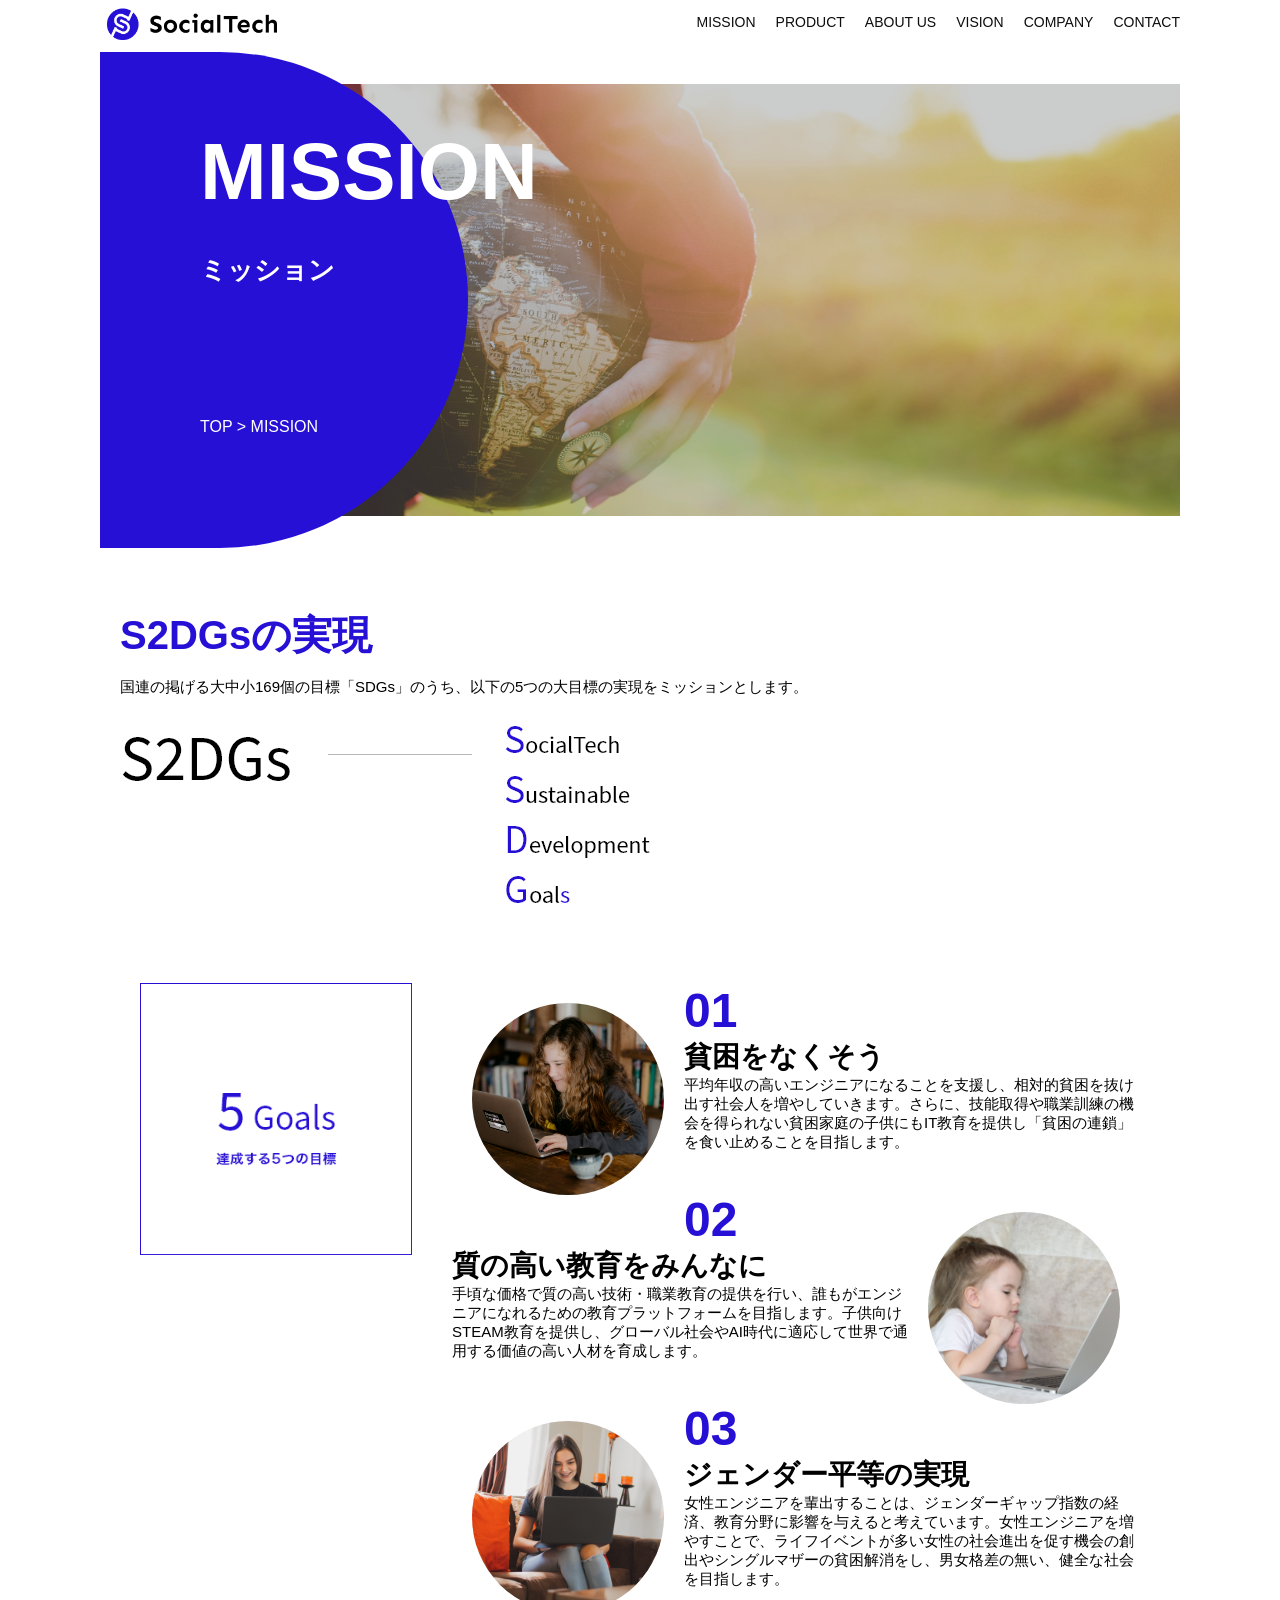
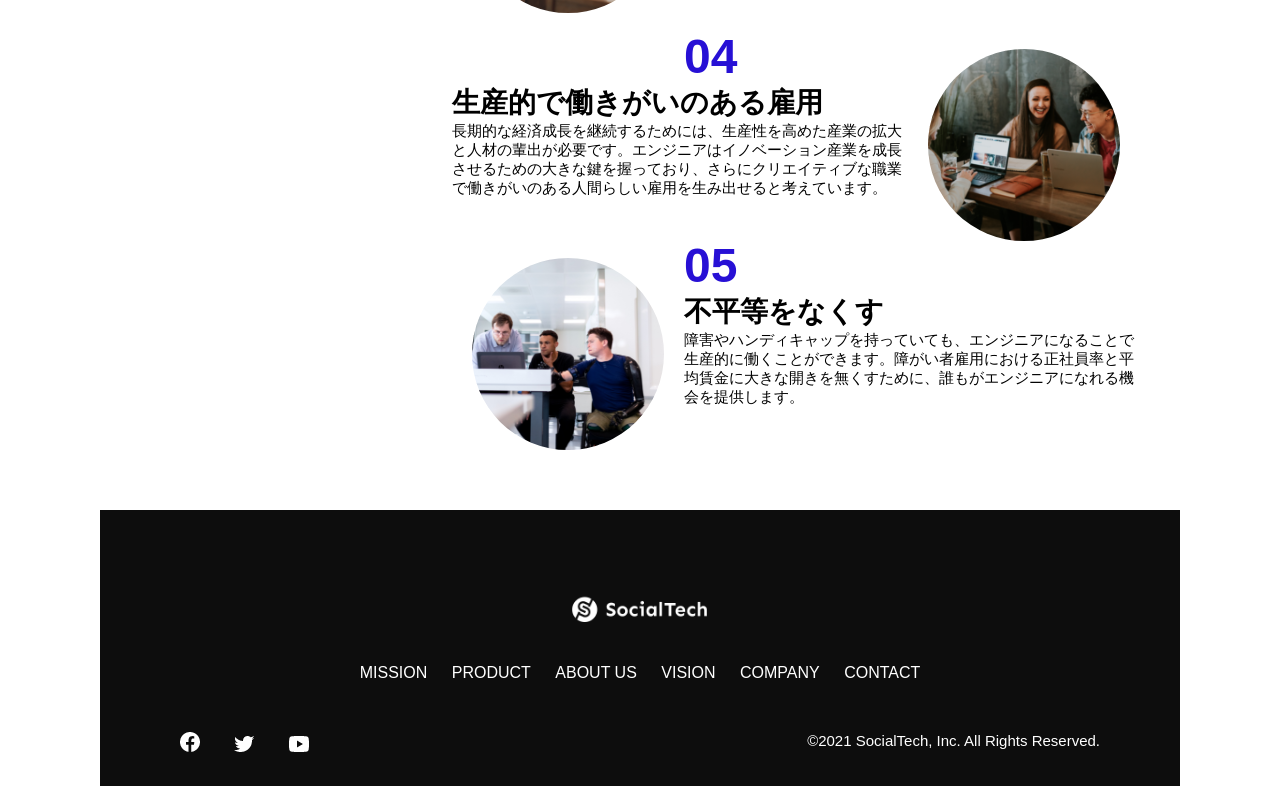
<file: kadai_tutorial_output/socialtech/mission.html>
<!DOCTYPE html>
<html>

<head>
    <title>SocialTech - MISSION ミッション -</title>
    <meta charset="utf-8">
    <meta name="description" content="SocialTechが目指す5つの目標（S2DGs）を紹介します">
    <meta name="viewport" content="width=device-width, initial-scale=1.0">
    <link rel="stylesheet" href="style.css">
</head>

<body>
    <!-- ヘッダー -->
    <header>
        <!-- ロゴ -->
        <a href="index.html" id="logo">
            <img src="images/logo.png" alt="トップページに戻る">
        </a>

        <!-- PC用ナビゲーション -->
        <nav id="nav-pc">
            <ul>
                <li><a href="mission.html">MISSION</a></li>
                <li><a href="product.html">PRODUCT</a></li>
                <li><a href="index.html#aboutus">ABOUT US</a></li>
                <li><a href="index.html#vision">VISION</a></li>
                <li><a href="index.html#company">COMPANY</a></li>
                <li><a href="index.html#contact">CONTACT</a></li>
            </ul>
        </nav>

        <!-- スマホ用メニューボタン -->
        <button id="menu-sp" onclick="document.getElementById('nav-sp').style.display = 'block'">
            <img src="images/button-menu.png" alt="ナビゲーションを開く">
        </button>

        <!-- スマホ用ナビゲーション -->
        <div id="nav-sp">
            <button id="close" onclick="document.getElementById('nav-sp').style.display = 'none'">
                <img src="images/button-close.png" alt="ナビゲーションを閉じる">
            </button>

            <nav>
                <ul>
                    <li>
                        <a id="logo-sp" href="index.html"
                            onclick="document.getElementById('nav-sp').style.display = 'none'"><img
                                src="images/logo-sp.png" alt="トップページに戻る"></a>
                    </li>
                    <li><a class="menu" href="mission.html"
                            onclick="document.getElementById('nav-sp').style.display = 'none'">MISSION</a></li>
                    <li><a class="menu" href="product.html"
                            onclick="document.getElementById('nav-sp').style.display = 'none'">PRODUCT</a></li>
                    <li><a class="menu" href="index.html#aboutus"
                            onclick="document.getElementById('nav-sp').style.display = 'none'">ABOUT US</a></li>
                    <li><a class="menu" href="index.html#vision"
                            onclick="document.getElementById('nav-sp').style.display = 'none'">VISION</a></li>
                    <li><a class="menu" href="index.html#company"
                            onclick="document.getElementById('nav-sp').style.display = 'none'">COMPANY</a></li>
                    <li><a class="menu" href="index.html#contact"
                            onclick="document.getElementById('nav-sp').style.display = 'none'">CONTACT</a></li>
                </ul>
            </nav>
            <div id="sns">
                <a href="https://www.facebook.com/sejuku2013">
                    <img src="images/button-facebook.png" alt="Facebookのリンク">
                </a>
                <a href="https://twitter.com/samuraijuku">
                    <img src="images/button-twitter.png" alt="Twitterのリンク">
                </a>
                <a href="https://www.youtube.com/channel/UCCFOQO5aDK0xXam4cUQXT8g">
                    <img src="images/button-youtube.png" alt="YouTubeのリンク">
                </a>
            </div>
        </div>
    </header>

    <main>
        <article>
            <section id="mission-main">
                <div class="mission-main-inner">
                    <div id="mission-title">
                        <h1>MISSION<br><span>ミッション</span></h1>
                        <p>TOP > MISSION</p>
                    </div>
                </div>
            </section>
            <section id="mission-s2dgs">
                <h2 class="mission-h2">S2DGsの実現</h2>
                <p>国連の掲げる大中小169個の目標「SDGs」のうち、以下の5つの大目標の実現をミッションとします。</p>
                <img src="images/mission/mission-s2dgs.png" alt="S2DGs">
            </section>
            <section id="mission-five-goals">
                <div class="five-goals-image">
                    <img src="images/mission/mission-5goals.png" alt="5Goals">
                </div>
                <div class="five-goals-read">
                    <div>
                        <img class="fivegoals-image-left" src="images/mission/mission-5goals01.png" alt="PCを操作する女の子">
                        <span class="fivegoals-number">01</span>
                        <h3 class="fivegoals-h3">貧困をなくそう</h3>
                        <p class="fivegoals-p">
                            平均年収の高いエンジニアになることを支援し、相対的貧困を抜け出す社会人を増やしていきます。さらに、技能取得や職業訓練の機会を得られない貧困家庭の子供にもIT教育を提供し「貧困の連鎖」を食い止めることを目指します。
                        </p>
                    </div>
                    <div>
                        <img class="fivegoals-image-right" src="images/mission/mission-5goals02.png"
                            alt="PCを見つめる小さい女の子">
                        <span class="fivegoals-number">02</span>
                        <h3 class="fivegoals-h3">質の高い教育をみんなに</h3>
                        <p class="fivegoals-p">
                            手頃な価格で質の高い技術・職業教育の提供を行い、誰もがエンジニアになれるための教育プラットフォームを目指します。子供向けSTEAM教育を提供し、グローバル社会やAI時代に適応して世界で通用する価値の高い人材を育成します。
                        </p>
                    </div>
                    <div>
                        <img class="fivegoals-image-left" src="images/mission/mission-5goals03.png" alt="PCを操作する女性">
                        <span class="fivegoals-number">03</span>
                        <h3 class="fivegoals-h3">ジェンダー平等の実現</h3>
                        <p class="fivegoals-p">
                            女性エンジニアを輩出することは、ジェンダーギャップ指数の経済、教育分野に影響を与えると考えています。女性エンジニアを増やすことで、ライフイベントが多い女性の社会進出を促す機会の創出やシングルマザーの貧困解消をし、男女格差の無い、健全な社会を目指します。
                        </p>
                    </div>
                    <div>
                        <img class="fivegoals-image-right" src="images/mission/mission-5goals04.png" alt="笑顔で話し合う3人の男女">
                        <span class="fivegoals-number">04</span>
                        <h3 class="fivegoals-h3">生産的で働きがいのある雇用</h3>
                        <p class="fivegoals-p">
                            長期的な経済成長を継続するためには、生産性を高めた産業の拡大と人材の輩出が必要です。エンジニアはイノベーション産業を成長させるための大きな鍵を握っており、さらにクリエイティブな職業で働きがいのある人間らしい雇用を生み出せると考えています。
                        </p>
                    </div>
                    <div>
                        <img class="fivegoals-image-left" src="images/mission/mission-5goals05.png"
                            alt="障害を持つ男性が生き生きと働く様子">
                        <span class="fivegoals-number">05</span>
                        <h3 class="fivegoals-h3">不平等をなくす</h3>
                        <p class="fivegoals-p">
                            障害やハンディキャップを持っていても、エンジニアになることで生産的に働くことができます。障がい者雇用における正社員率と平均賃金に大きな開きを無くすために、誰もがエンジニアになれる機会を提供します。
                        </p>
                    </div>
                </div>
            </section>
        </article>
    </main>

    <footer>
        <div id="footer-logo">
            <img src="images/logo-sp.png" alt="SocialTech">
        </div>
        <div id="footer-link">
            <a href="mission.html">MISSION</a>
            <a href="product.html">PRODUCT</a>
            <a href="index.html#aboutus">ABOUT US</a>
            <a href="index.html#vision">VISION</a>
            <a href="index.html#company">COMPANY</a>
            <a href="index.html#contact">CONTACT</a>
        </div>
        <div id="sns-footer">
            <div class="sns-btns">
                <a href="https://www.facebook.com/sejuku2013"><img src="images/button-facebook.png"
                        alt="Facebookのリンク"></a>
                <a href="https://twitter.com/samuraijuku"><img src="images/button-twitter.png" alt="Twitterのリンク"></a>
                <a href="https://www.youtube.com/channel/UCCFOQO5aDK0xXam4cUQXT8g"><img src="images/button-youtube.png"
                        alt="YouTubeのリンク"></a>
            </div>
            <p id="copyright">&copy;2021 SocialTech, Inc. All Rights Reserved.</p>
        </div>
    </footer>

</body>

</html>
</file>
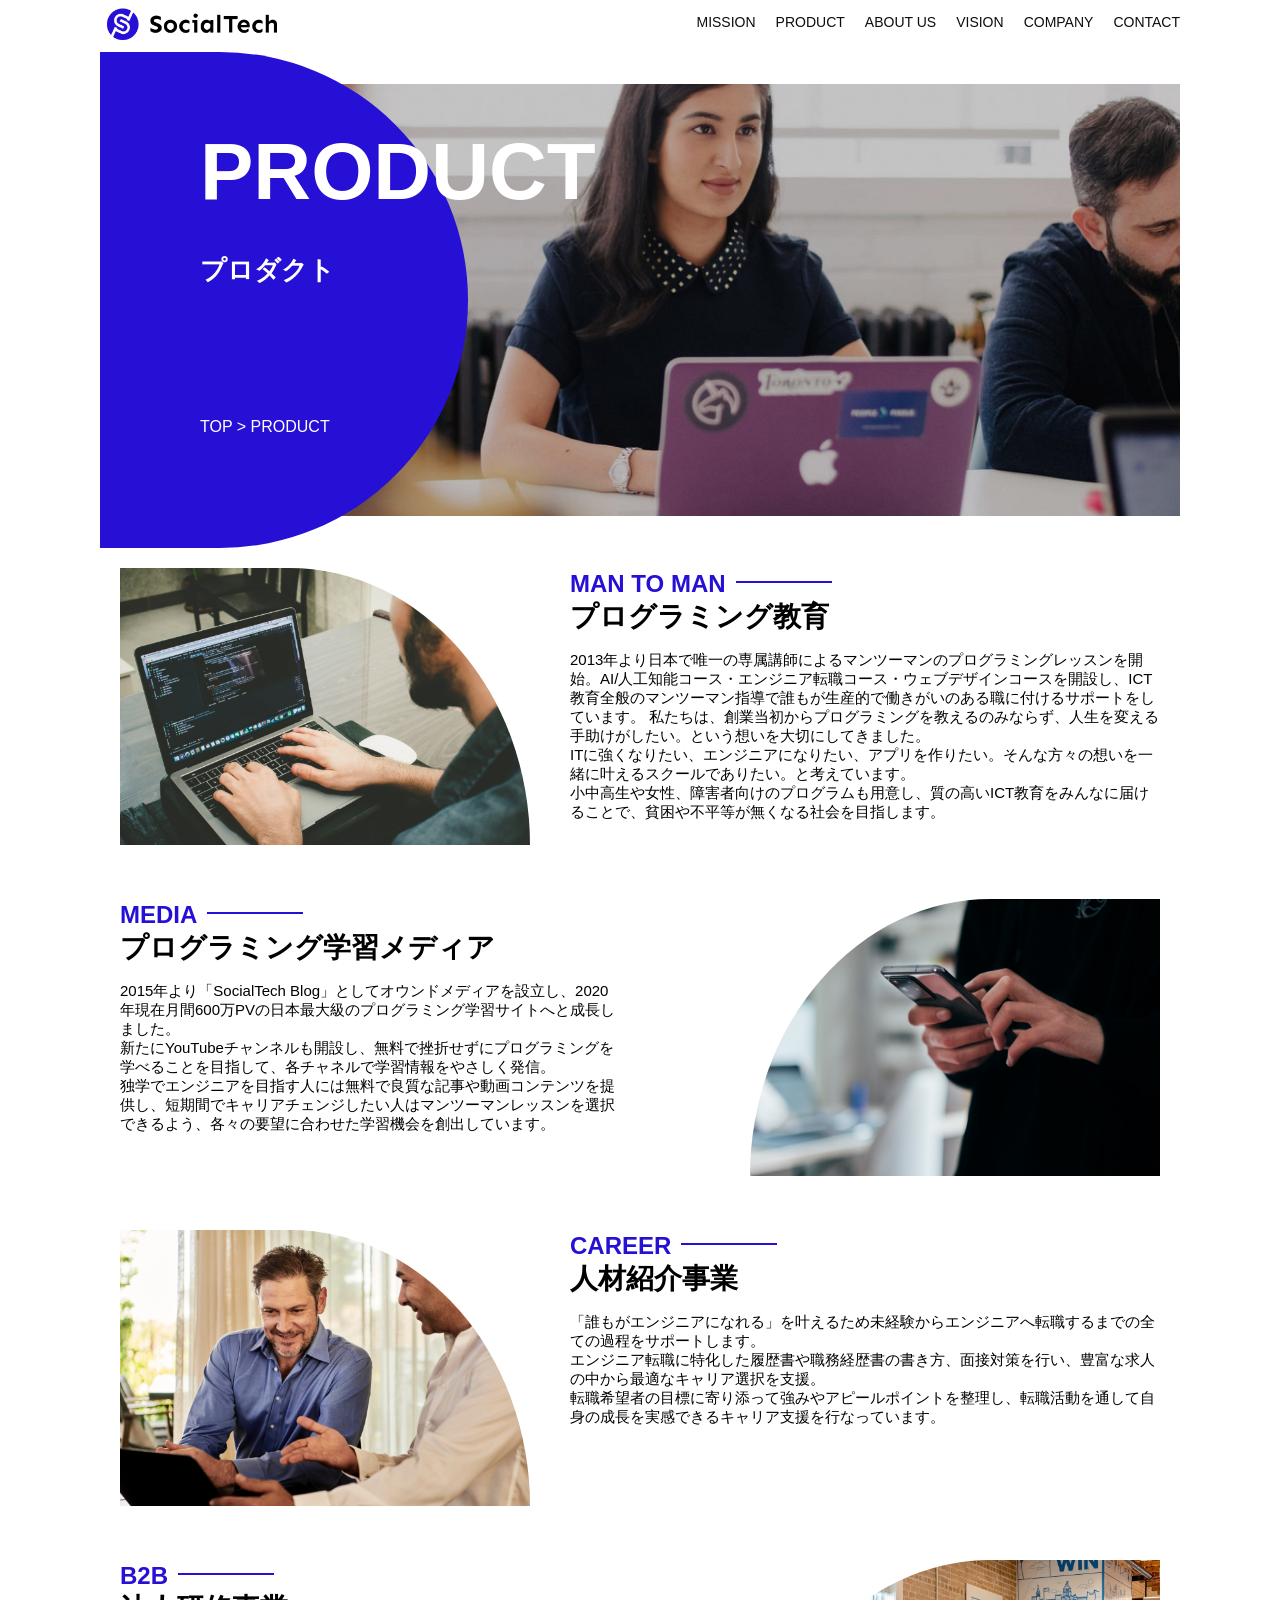
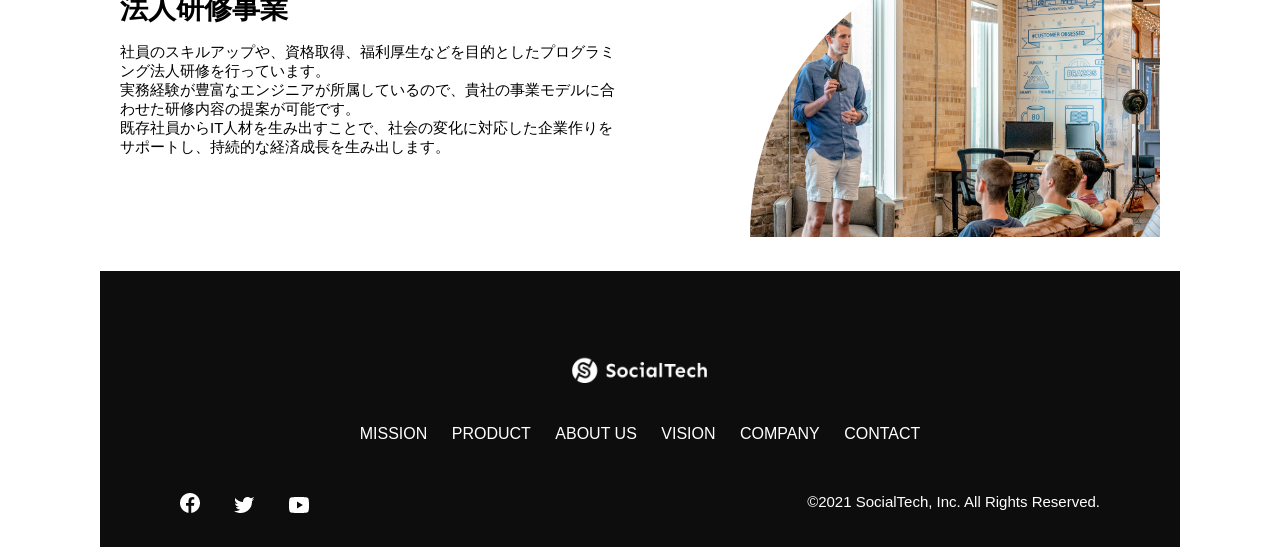
<file: kadai_tutorial_output/socialtech/product.html>
<!DOCTYPE html>
<html>

<head>
    <title>SocialTech -PRODUCT プロダクト-</title>
    <meta charset="utf-8">
    <meta name="description" content="SocialTechの4つのプロダクトを紹介します">
    <meta name="viewport" content="width=device-width, initial-scale=1.0">

    <link rel="stylesheet" href="style.css">
</head>

<body>
    <!-- ヘッダー -->
    <header>
        <!-- ロゴ -->
        <a href="index.html" id="logo">
            <img src="images/logo.png" alt="トップページに戻る">
        </a>

        <!-- PC用ナビゲーション -->
        <nav id="nav-pc">
            <ul>
                <li><a href="mission.html">MISSION</a></li>
                <li><a href="product.html">PRODUCT</a></li>
                <li><a href="index.html#aboutus">ABOUT US</a></li>
                <li><a href="index.html#vision">VISION</a></li>
                <li><a href="index.html#company">COMPANY</a></li>
                <li><a href="index.html#contact">CONTACT</a></li>
            </ul>
        </nav>

        <!-- スマホ用メニューボタン -->
        <button id="menu-sp" onclick="document.getElementById('nav-sp').style.display = 'block'">
            <img src="images/button-menu.png" alt="ナビゲーションを開く">
        </button>

        <!-- スマホ用ナビゲーション -->
        <div id="nav-sp">
            <button id="close" onclick="document.getElementById('nav-sp').style.display = 'none'">
                <img src="images/button-close.png" alt="ナビゲーションを閉じる">
            </button>

            <nav>
                <ul>
                    <li>
                        <a id="logo-sp" href="index.html"
                            onclick="document.getElementById('nav-sp').style.display = 'none'"><img
                                src="images/logo-sp.png" alt="トップページに戻る"></a>
                    </li>
                    <li><a class="menu" href="mission.html"
                            onclick="document.getElementById('nav-sp').style.display = 'none'">MISSION</a></li>
                    <li><a class="menu" href="product.html"
                            onclick="document.getElementById('nav-sp').style.display = 'none'">PRODUCT</a></li>
                    <li><a class="menu" href="index.html#aboutus"
                            onclick="document.getElementById('nav-sp').style.display = 'none'">ABOUT US</a></li>
                    <li><a class="menu" href="index.html#vision"
                            onclick="document.getElementById('nav-sp').style.display = 'none'">VISION</a></li>
                    <li><a class="menu" href="index.html#company"
                            onclick="document.getElementById('nav-sp').style.display = 'none'">COMPANY</a></li>
                    <li><a class="menu" href="index.html#contact"
                            onclick="document.getElementById('nav-sp').style.display = 'none'">CONTACT</a></li>
                </ul>
            </nav>
            <div id="sns">
                <a href="https://www.facebook.com/sejuku2013">
                    <img src="images/button-facebook.png" alt="Facebookのリンク">
                </a>
                <a href="https://twitter.com/samuraijuku">
                    <img src="images/button-twitter.png" alt="Twitterのリンク">
                </a>
                <a href="https://www.youtube.com/channel/UCCFOQO5aDK0xXam4cUQXT8g">
                    <img src="images/button-youtube.png" alt="YouTubeのリンク">
                </a>
            </div>
        </div>
    </header>

    <main>
        <article>
            <section id="product-main">
                <div class="product-main-inner">
                    <div id="product-title">
                        <h1>PRODUCT<br><span>プロダクト</span></h1>
                        <p>TOP > PRODUCT</p>
                    </div>
                </div>
            </section>
            <section class="product-section product-section-left">
                <div class="product-section-img">
                    <img src="images/product/product-mantoman.png" alt="PCでコードを書く男性">
                </div>
                <div class="product-read">
                    <h2 class="product-h2">MAN TO MAN</h2>
                    <h3 class="product-h3">プログラミング教育</h3>
                    <p>
                        2013年より日本で唯一の専属講師によるマンツーマンのプログラミングレッスンを開始。AI/人工知能コース・エンジニア転職コース・ウェブデザインコースを開設し、ICT教育全般のマンツーマン指導で誰もが生産的で働きがいのある職に付けるサポートをしています。
                        私たちは、創業当初からプログラミングを教えるのみならず、人生を変える手助けがしたい。という想いを大切にしてきました。<br>ITに強くなりたい、エンジニアになりたい、アプリを作りたい。そんな方々の想いを一緒に叶えるスクールでありたい。と考えています。<br>小中高生や女性、障害者向けのプログラムも用意し、質の高いICT教育をみんなに届けることで、貧困や不平等が無くなる社会を目指します。
                    </p>
                </div>
            </section>

            <section class="product-section product-section-right">
                <div class="product-read">
                    <h2 class="product-h2">MEDIA</h2>
                    <h3 class="product-h3">プログラミング学習メディア</h3>
                    <p>2015年より「SocialTech
                        Blog」としてオウンドメディアを設立し、2020年現在月間600万PVの日本最大級のプログラミング学習サイトへと成長しました。<br>新たにYouTubeチャンネルも開設し、無料で挫折せずにプログラミングを学べることを目指して、各チャネルで学習情報をやさしく発信。<br>独学でエンジニアを目指す人には無料で良質な記事や動画コンテンツを提供し、短期間でキャリアチェンジしたい人はマンツーマンレッスンを選択できるよう、各々の要望に合わせた学習機会を創出しています。
                    </p>
                </div>
                <div class="product-section-img">
                    <img src="images/product/product-media.png" alt="スマートフォンを操作する人">
                </div>
            </section>

            <section class="product-section product-section-left">
                <div class="product-section-img">
                    <img src="images/product/product-career.png" alt="笑顔で話し合う2人の男性">
                </div>
                <div class="product-read">
                    <h2 class="product-h2">CAREER</h2>
                    <h3 class="product-h3">人材紹介事業</h3>
                    <p>「誰もがエンジニアになれる」を叶えるため未経験からエンジニアへ転職するまでの全ての過程をサポートします。<br>エンジニア転職に特化した履歴書や職務経歴書の書き方、面接対策を行い、豊富な求人の中から最適なキャリア選択を支援。<br>転職希望者の目標に寄り添って強みやアピールポイントを整理し、転職活動を通して自身の成長を実感できるキャリア支援を行なっています。<br>
                    </p>
                </div>
            </section>

            <section class="product-section product-section-right">
                <div class="product-read">
                    <h2 class="product-h2">B2B</h2>
                    <h3 class="product-h3">法人研修事業</h3>
                    <p>社員のスキルアップや、資格取得、福利厚生などを目的としたプログラミング法人研修を行っています。<br>実務経験が豊富なエンジニアが所属しているので、貴社の事業モデルに合わせた研修内容の提案が可能です。<br>既存社員からIT人材を生み出すことで、社会の変化に対応した企業作りをサポートし、持続的な経済成長を生み出します。
                    </p>
                </div>
                <div class="product-section-img">
                    <img src="images/product/product-b2b.png" alt="講演中の男性とそれを聴く人々">
                </div>
            </section>
        </article>
    </main>

    <footer>
        <div id="footer-logo">
            <img src="images/logo-sp.png" alt="SocialTech">
        </div>
        <div id="footer-link">
            <a href="mission.html">MISSION</a>
            <a href="product.html">PRODUCT</a>
            <a href="index.html#aboutus">ABOUT US</a>
            <a href="index.html#vision">VISION</a>
            <a href="index.html#company">COMPANY</a>
            <a href="index.html#contact">CONTACT</a>
        </div>
        <div id="sns-footer">
            <div class="sns-btns">
                <a href="https://www.facebook.com/sejuku2013"><img src="images/button-facebook.png"
                        alt="Facebookのリンク"></a>
                <a href="https://twitter.com/samuraijuku"><img src="images/button-twitter.png" alt="Twitterのリンク"></a>
                <a href="https://www.youtube.com/channel/UCCFOQO5aDK0xXam4cUQXT8g"><img src="images/button-youtube.png"
                        alt="YouTubeのリンク"></a>
            </div>
            <p id="copyright">&copy;2021 SocialTech, Inc. All Rights Reserved.</p>
        </div>
    </footer>

</body>

</html>
</file>
<file: html-css-kadai_013/style.css>
/* PC、スマホ共通スタイル */
body {
  font-family:
    "Source Sans Pro", "Hiragino Kaku Gothic ProN", Meiryo, Arial, sans-serif;
}

p {
  font-size: 15px;
}

#main-visual > img {
  width: 100%;
}

/*================
PC用のスタイル 
=================*/
@media screen and (min-width: 768px) {
  /* 横幅設定 */
  body {
    max-width: 1080px;
    min-width: 960px;
    margin: 0 auto 0 auto;
  }

  /* ヘッダー */
  header {
    display: flex;
    justify-content: space-between;
  }

  /* ナビゲーションのレイアウト */
  #nav-pc {
    text-align: right;
    font-size: 14px;
    padding-top: 15px;
  }

  /* ナビゲーションのリンクの装飾設定 */
  #nav-pc > a {
    text-decoration: none;
    margin-left: 20px;
  }

  #nav-pc > a:link {
    color: #0d0d0d;
  }

  #nav-pc > a:visited {
    color: #0d0d0d;
  }

  #nav-pc > a:hover {
    color: #0d0d0d;
    text-decoration: underline;
  }

  #nav-pc > a:active {
    color: #0d0d0d;
  }
}

#menu-sp {
  display: none;
}

#nav-sp {
  display: none;
}

@media screen and (max-width: 767px) {
  body {
    min-width: 375px;
    margin: 0;
  }

  /* PCナビを非表示 */
  #nav-pc {
    display: none;
  }

  /* ハンバーガーボタン */
  #menu-sp {
    float: right;
    padding: 0;
    display: block;
  }

  /* スマホメニュー */
  #nav-sp {
    background-color: #ce933e;
    position: absolute;
    left: 0;
    top: 0;
    height: 100%;
    width: 100%;
    display: none;
    z-index: 100;
  }

  #nav-sp ul {
    padding-left: 0;
  }

  #nav-sp li {
    list-style: none;
  }

  /* 閉じるボタン */
  #close {
    position: absolute;
    top: 20px;
    right: 20px;
  }

  /* ロゴ */
  #logo-sp {
    display: block;
    margin: 80px 0 30px 20px;
  }

  /* リンク */
  #nav-sp a {
    display: block;
    color: #ffffff;
  }
  /* メニュー */
  #nav-sp .menu {
    text-decoration: none;
    display: block;
    margin: 0 20px;
    height: 44px;
    font-size: 16px;
    background-image: url("images/arrow.png");
    background-repeat: no-repeat;
    background-position: right top;
  }
}
</file>
<file: kadai_tutorial_output/socialtech/style.css>
/* PC、スマホ共通スタイル */
* {
  box-sizing: border-box;
}

p {
  font-size: 15px;
}

body {
  max-width: 1080px;
  margin: 0 auto 0 auto;
  font-family:
    "Source Sans Pro", "Hiragino Kaku Gothic ProN", Meiryo, Arial, sans-serif;
}

/* ヘッダー */
header {
  display: flex;
  justify-content: space-between;
}

/* ナビゲーションのレイアウト */
#nav-pc {
  font-size: 14px;
}

#nav-pc ul {
  display: flex;
  padding-left: 0;
}

#nav-pc li {
  list-style: none;
}

/* ナビゲーションのリンクの装飾設定 */
#nav-pc a {
  text-decoration: none;
  margin-left: 20px;
  color: #0d0d0d;
}

#nav-pc a:hover {
  text-decoration: underline;
}
#nav-sp,
#menu-sp {
  display: none;
}
#main-visual {
  position: relative;
  height: 400px;
}
#main-message {
  position: absolute;
  top: 0;
  left: 0;
  background-color: #2710d5;
  color: #ffffff;
  border-radius: 0 0 476px 0;
  max-width: 620px;
  height: 100%;
  width: 100%;
  z-index: 11;
}
#main-message > h1 {
  font-size: 60px;
  margin: 100px 0 0 50px;
}
#main-message > p {
  font-size: 28px;
  margin: 0 0 0 50px;
}
#main-visual > img {
  max-width: 620px;
  border-radius: 476px 0 0 0;
  position: absolute;
  top: 0;
  right: 0;
  z-index: 10;
}
h2 {
  margin: 40px 0 0 0;
}

h2::after {
  content: url("images/line.png");
  margin-left: 10px;
}

h3 {
  font-size: 27px;
}
#mission {
  margin: 80px auto 80px auto;
}

#mission-flex {
  display: flex;
}
#mission-flex > div {
  width: 50%;
  margin: 20px;
}

#mission-photo {
  width: 100%;
}

#s2dgs {
  margin-top: 50px;
  width: 100%;
}
#product {
  background-color: #fafafa;
  margin: 80px 0 80px 0;
  padding: 10px 40px 0px 40px;
}

/* 外枠 */
#product .product-flex {
  margin-top: 40px;
  display: flex;
}

/* 左のカラム */
#product-left {
  width: 50%;
  margin-right: 20px;
}

/* 右のカラム */
#product-right {
  width: 50%;
  margin-left: 20px;
  margin-top: 80px;
}

/* 画像＋説明の枠 */
#product-left > div {
  position: relative;
  height: 480px;
  margin-right: 20px;
}
#product-right > div {
  position: relative;
  height: 480px;
  margin-left: 20px;
}
.product-photo {
  width: 100%;
}
.product-explain > span {
  color: #2710d5;
  font-weight: bold;
  font-size: 16px;
  margin: 0;
}

/* 説明文の見出し */
.product-explain > h3 {
  margin: 5px 0 5px 0;
}

/* 説明文 */
.product-explain > p {
  font-size: 14px;
  margin: 0;
}

/* もっと見るボタン */
#product-more {
  text-align: center;
}
#product-more a {
  position: relative;
  bottom: -42px;
}
#aboutus {
  margin: 80px auto 80px auto;
}

/* 3つの組織文化と画像を入れる枠 */
#aboutus > div {
  display: flex;
}
.culture-img {
  width: 50%;
  align-self: flex-start;
}

.culture-img2 {
  margin-top: 50px;
  width: 100%;
}
.culture-table {
  margin-right: 50px;
}
.culture-num {
  font-size: 80px;
  color: #2710d5;
  padding: 0 20px 0 0;
}

.culture-table th {
  text-align: left;
  font-size: 28px;
  font-weight: bold;
}

.culture-en {
  color: #2710d5;
  font-size: 24px;
}

.culture-description {
  margin: 0;
}
#vision {
  margin: 80px auto 80px auto;
}

/* セクション内の外枠*/
#vision > div {
  display: flex;
  justify-content: space-between;
  flex-wrap: wrap;
}

/*7つの行動指針の枠*/
.vision-box {
  width: 300px;
  height: 300px;
  margin-bottom: 30px;
  position: relative;
}

.vision-box > img {
  width: 100%;
  position: relative;
  z-index: 30;
}

.vision-box > div {
  position: absolute;
  top: 0;
  left: 0;
  z-index: 31;
  margin-right: 20px;
}

.vision-box > div > h4 {
  color: #2710d5;
  font-size: 19px;
  margin: 80px 0 0 0;
}

.vision-box > div > h4::first-letter {
  font-size: 40px;
}

.vision-box > div > h5 {
  font-size: 20px;
  margin: 0 0 0 0;
}

.vision-box > div > p {
  margin: 10px 0 0 0;
}
#company {
  margin: 80px auto 80px auto;
}

#company-table {
  width: 100%;
}

.tableheader {
  text-align: left;
  padding: 20px;
  border-bottom-color: #2710d5;
  border-bottom-width: 1px;
  border-bottom-style: solid;
  width: 100px;
}

.tableheader-first {
  border-top-color: #2710d5;
  border-top-width: 1px;
  border-top-style: solid;
}

.cell {
  padding: 30px;
  border-bottom-color: #ececec;
  border-bottom-width: 1px;
  border-bottom-style: solid;
}

.cell-first {
  border-top-color: #ececec;
  border-top-width: 1px;
  border-top-style: solid;
}

#company > iframe {
  width: 100%;
  height: 368px;
  margin-top: 40px;
}
/* お問い合わせ */
#contact {
  margin: 80px auto 80px auto;
}

/* 外枠 */
#contact > form > div {
  display: flex;
  flex-direction: row;
  flex-wrap: wrap;
  padding-bottom: 30px;
}

/* 左列の見出し */
.contact-heading {
  width: 240px;
  align-self: center;
}
/* 見出しのラベル */
.contact-label {
  font-weight: bold;
}
/* 必須 */
.contact-span {
  color: #ce2222;
  margin: 0 0 0 20px;
  font-weight: bold;
}

/* テキストボックス */
.contact-textbox {
  border-top: 0;
  border-left: 0;
  border-right: 0;
  border-bottom-width: 1px;
  border-bottom-color: #707070;
  border-bottom-style: solid;
  background-color: #fafafa;
  width: 400px;
  height: 56px;
}

/* お問い合わせ内容のテキストエリア */
.contact-textarea {
  border-top: 0px;
  border-left: 0px;
  border-right: 0px;
  border-bottom-width: 1px;
  border-bottom-color: #707070;
  background-color: #fafafa;
  width: 400px;
  height: 200px;
}

/* 個人情報の取り扱い */
#contact dt {
  font-weight: bold;
}

#contact dd {
  margin: 0 0 16px 0;
}

#contact dd p {
  margin: 0;
}

#contact dd ul {
  padding-left: 0;
}

#contact dd li {
  margin-bottom: 0;
  list-style: none;
}
/* フッター */
footer {
  background-color: #0d0d0d;
  text-align: center;
  padding: 80px 80px 30px 80px;
}

#footer-logo {
  margin-bottom: 30px;
}

#footer-link {
  margin-bottom: 50px;
}

#footer-link > a {
  text-decoration: none;
  margin: 10px;
  color: #ffffff;
}

#footer-link > a:hover {
  text-decoration: underline;
}

#sns-footer {
  display: flex;
  justify-content: space-between;
}

#sns-footer a {
  margin-right: 30px;
}

#copyright {
  color: #ffffff;
  margin: 0;
}

/* mission.html用スタイル */
/* ミッションのメインビジュアル */
.mission-main-inner {
  background-image: url("images/mission/mission-main.png");
  background-repeat: no-repeat;
  background-position-y: center;
}

#mission-title {
  background-color: #2710d5;
  width: 368px;
  color: #ffffff;
  height: 496px;
  border-radius: 0 248px 248px 0;
  position: relative;
}

#mission-title h1 {
  position: absolute;
  top: 0;
  left: 100px;
  font-size: 80px;
  line-height: 1;
}

#mission-title h1 span {
  font-size: 26px;
}

#mission-title > p {
  position: absolute;
  top: 350px;
  left: 100px;
  font-size: 16px;
}
/* ミッションページ　S2DGSの設定 */
#mission-s2dgs {
  padding: 20px;
}

.mission-h2 {
  color: #2710d5;
  font-size: 40px;
}

.mission-h2::after {
  content: none;
}
/* ミッションページ　5つのゴールの設定 */
#mission-five-goals {
  padding: 20px;
  display: flex;
}

#mission-five-goals .five-goals-image {
  width: 30%;
  padding: 20px;
}

#mission-five-goals .five-goals-image img {
  width: 100%;
}

#mission-five-goals .five-goals-read {
  width: 70%;
  padding: 20px;
}

#mission-five-goals .five-goals-read > div {
  margin-bottom: 40px;
}

.fivegoals-image-right {
  float: right;
  margin: 20px;
}

.fivegoals-image-left {
  float: left;
  margin: 20px;
}

.fivegoals-number {
  color: #2710d5;
  font-size: 48px;
  font-weight: bold;
  margin: 0;
}

.fivegoals-h3 {
  font-size: 28px;
  margin: 0;
}

.fivegoals-p {
  margin: 0;
}

/* プロダクトページ */
.product-main-inner {
  background-image: url("images/product/product-main.png");
  background-repeat: no-repeat;
  background-position-y: center;
}

#product-title {
  background-color: #2710d5;
  width: 368px;
  color: #ffffff;
  height: 496px;
  border-radius: 0 248px 248px 0;
  position: relative;
}

#product-title h1 {
  position: absolute;
  top: 0;
  left: 100px;
  font-size: 80px;
  line-height: 1;
}

#product-title h1 span {
  font-size: 26px;
}

#product-title > p {
  position: absolute;
  top: 350px;
  left: 100px;
  font-size: 16px;
}
/* セクション */
.product-section {
  display: flex;
  padding: 20px 20px 0;
}

.product-section .product-section-img {
  width: 450px;
}

/* 左が画像のセクション*/
.product-section-left .product-section-img img {
  width: 100%;
  padding: 0 40px 30px 0;
  border-radius: 0 432px 0 0;
}

.product-section-left .product-read {
  width: 50%;
  flex-grow: 1;
}

.product-section-left .product-read p {
  margin-bottom: 0;
}

/* 右が画像のセクション*/
.product-section-right {
  justify-content: space-between;
}

.product-section-right .product-section-img img {
  width: 100%;
  padding: 0 0 30px 40px;
  border-radius: 432px 0 0 0;
}

.product-section-right .product-read {
  width: 500px;
}

.product-h2 {
  color: #2710d5;
  font-size: 24px;
  margin: 0;
}

.product-h3 {
  font-size: 28px;
  margin: 0;
}
@media screen and (max-width: 767px) {
  /* PC用ナビゲーション非表示 */
  #nav-pc {
    display: none;
  }

  /* ハンバーガーメニュー */
  #menu-sp {
    display: block;
    background-color: transparent;
    float: right;
    padding: 0;
    border: none;
  }

  /* スマホ用ナビゲーションの表示切替*/
  /* 初期状態、レイアウトと非表示設定 */
  #nav-sp {
    background-color: #2710d5;
    position: fixed;
    left: 0;
    top: 0;
    height: 100%;
    width: 100%;
    display: none;
    z-index: 100;
  }
  #close {
    position: absolute;
    top: 20px;
    right: 20px;
    background-color: transparent;
    border: none;
  }

  #nav-sp nav ul {
    padding-left: 0;
  }

  #nav-sp nav li {
    list-style: none;
  }

  /* ナビゲーションメニュー用ロゴ */
  #logo-sp {
    margin: 80px 0 30px 20px;
  }
  #nav-sp nav a {
    display: block;
    color: #ffffff;
  }

  #nav-sp nav a:hover {
    text-decoration: underline;
  }

  #nav-sp .menu {
    text-decoration: none;
    margin: 0 20px 0 20px;
    height: 44px;
    font-size: 16px;
    background-image: url("images/arrow.png");
    background-repeat: no-repeat;
    background-position: right top;
  }
  #sns {
    position: absolute;
    bottom: 20px;
    left: 20px;
  }

  #sns > a {
    margin-right: 30px;
  }
  #main-visual {
    position: relative;
    height: 470px;
  }

  #main-visual > div {
    text-align: center;
    height: 280px;
  }

  #main-visual h1 {
    font-size: 28px;
    margin: 90px 0 0 0;
  }

  #main-visual > div > p {
    margin: 0;
    font-size: 15px;
  }

  #main-visual > img {
    width: 100%;
    border-radius: 476px 0 0 0;
    top: auto;
    bottom: 0;
  }
  h2 {
    margin: 15px 0 15px 0;
  }

  h3 {
    font-size: 24px;
    margin: 10px 0 0 0;
  }
  #mission {
    margin: 20px 0 20px 0;
    padding: 0 20px 0 20px;
  }

  #mission-flex {
    flex-direction: column;
  }

  #mission-flex > div {
    width: 100%;
    margin: 0;
  }
  #product {
    margin: 0;
    padding: 10px 20px 0 20px;
  }

  /* 外枠 */
  #product .product-flex {
    flex-direction: column;
    margin-top: 0;
  }

  /* 左右のカラム　スマホでは縦並び */
  #product-left,
  #product-right {
    width: 100%;
    margin: 0;
  }
  /*  画像＋説明の枠 */
  #product-left > div,
  #product-right > div {
    height: auto;
    margin: 0;
  }

  /* 説明文の枠 */
  .product-explain {
    position: relative;
    margin: 0;
  }

  .product-explain > h3 {
    margin: 10px 0 10px 0;
    font-size: 24px;
  }

  /* もっと見るボタン */
  #product-more {
    text-align: left;
  }
  /* ABOUT US */
  #aboutus {
    margin: 80px 20px 80px 20px;
  }

  #aboutus > div {
    flex-direction: column;
  }

  .culture-table th {
    font-size: 16px;
  }

  .culture-table {
    margin-right: 0;
    padding-right: 20px;
    order: 2;
  }

  .culture-img {
    width: 100%;
    order: 1;
  }

  .culture-img2 {
    margin-top: 0;
  }

  .culture-num {
    padding: 0;
  }

  .culture-description {
    margin: 0;
  }
  /* ビジョン */
  #vision {
    margin: 80px 20px 80px 20px;
  }

  .vision-box > img {
    position: absolute;
    top: 0;
    left: 0;
  }

  .vision-box > div > h4 {
    margin: 60px 0 0 0;
  }
  /*会社概要*/
  #company {
    margin: 0 20px 0 20px;
  }

  #company > h3 {
    margin-bottom: 20px;
  }

  .tableheader {
    width: 50px;
  }

  .cell {
    padding: 20px;
  }

  #company > iframe {
    height: 240px;
  }
  /* お問い合わせ */
  #contact {
    margin: 80px 20px 80px 20px;
  }

  #contact > h3 {
    margin-bottom: 20px;
  }

  #contact > form > div {
    flex-direction: column;
    margin-bottom: 20px;
  }

  .contact-heading {
    align-self: auto;
    margin-bottom: 20px;
  }

  .contact-textbox {
    min-width: 300px;
    width: 100%;
  }

  .contact-textarea {
    height: 150px;
    width: 100%;
  }

  .radiobutton {
    margin-bottom: 20px;
  }
  /* フッター */
  footer {
    padding: 30px 20px 50px 20px;
    text-align: left;
  }

  #footer-link > a {
    margin: 0 20px 30px 0;
    display: block;
    background-image: url("images/arrow.png");
    background-repeat: no-repeat;
    background-position: right top;
  }

  #footer-link > a:hover {
    text-decoration: underline;
  }

  #sns-footer {
    flex-direction: column;
    justify-content: flex-start;
  }

  #copyright {
    font-size: 12px;
    margin-top: 30px;
  }
  /*====================
スマートフォン用のスタイル
=====================*/
  @media screen and (max-width: 767px) {
    /* ここにMISSIONページのスマートフォン用のCSSを記述する */
  }
  /* mission.html用スタイル */
  /* ミッションのメインビジュアル */
  #mission-main {
    height: 256px;
    margin-top: 4%;
    position: relative;
  }

  .mission-main-inner {
    height: 80%;
    background-size: cover;
  }

  #mission-title {
    width: 136px;
    height: 256px;
    position: absolute;
    top: -10%;
  }

  #mission-title h1 {
    left: 20px;
    font-size: 40px;
  }

  #mission-title h1 span {
    font-size: 18px;
  }

  #mission-title > p {
    top: 180px;
    left: 20px;
    font-size: 13px;
  }
  /* ミッションページ　S2DGSの設定 */
  .mission-h2 {
    font-size: 38px;
    margin: 0px;
  }

  .mission-h2::after {
    content: none;
  }

  #mission-s2dgs > img {
    width: 100%;
  }
  /* ミッションページ　5つのゴールの設定 */
  #mission-five-goals {
    flex-direction: column;
  }

  #mission-five-goals > div {
    padding: 0;
  }

  #mission-five-goals .five-goals-image,
  #mission-five-goals .five-goals-read {
    width: 100%;
    padding: 0;
  }

  #mission-five-goals .five-goals-read > div {
    display: flex;
    flex-direction: column;
  }

  .fivegoals-image-right,
  .fivegoals-image-left {
    align-self: center;
  }
  /* プロダクトページ */
  #product-main {
    height: 256px;
    margin-top: 4%;
    position: relative;
  }

  .product-main-inner {
    height: 80%;
    background-size: cover;
  }

  #product-title {
    width: 136px;
    height: 256px;
    position: absolute;
    top: -10%;
  }

  #product-title h1 {
    left: 20px;
    font-size: 40px;
  }

  #product-title h1 span {
    font-size: 18px;
  }

  #product-title > p {
    top: 180px;
    left: 20px;
    font-size: 13px;
  }
  /* セクション */
  .product-section {
    flex-direction: column;
  }

  .product-section .product-section-img {
    width: 100%;
  }

  .product-section .product-section-img img {
    width: 100%;
    padding: 0;
  }

  /* 左が画像のセクション*/
  .product-section-left .product-section-img img {
    border-radius: 0 300px 0 0;
  }

  .product-section-left .product-read {
    width: 100%;
    flex-grow: 1;
  }

  /* 右が画像のセクション*/
  .product-section-right .product-section-img img {
    order: 1;
    border-radius: 300px 0 0 0;
  }

  .product-section-right .product-read {
    order: 2;
    width: 100%;
  }
}
</file>
<file: kadai_015/style.css>
html {
  font-size: 20px;
}

body {
  font-family: Arial, Meiryo, sans-serif;
  text-align: center;
}

h1 {
  font-family: "Josefin Sans", sans-serif;
  font-size: 2rem;
  letter-spacing: 1.2em;
  text-shadow: 2px 2px 3px gray;
  border-bottom: 3px solid rgb(115, 115, 114);
}

.skyblue {
  color: skyblue;
}

.pink {
  color: rgb(255, 192, 203);
}

#basic p {
  font-weight: bold;
}
</file>
<file: kadai_018/style.css>
/* Step3 */

#top {
  width: 800px;
  background-color: #dcc9f4;
  margin: 20px auto;
  text-align: center;
}

.top-child {
  width: 20%;
  background-color: #ffd9df;
  display: inline-block;
}

/* Step4 */

#middle {
  width: 800px;
  height: 800px;
  background-color: #ffd9df;
  margin: 20px auto;
  position: relative;
}

#middle-child01,
#middle-child02,
#middle-child03 {
  width: 200px;
  height: 200px;
  background-color: #87ceeb;
  position: absolute;
}

#middle-child01 {
  top: 100px;
  left: 100px;
}

#middle-child02 {
  top: 300px;
  left: 300px;
}

#middle-child03 {
  top: 500px;
  left: 500px;
}

/* Step5 */

#bottom {
  width: 800px;
  height: 300px;
  background-color: #87ceeb;
  margin: 0 auto;
}

#bottom-child01,
#bottom-child02,
#bottom-child03 {
  width: 400px;
  height: 100px;
  background-color: #e5dcf0;
}

#bottom-child02 {
  position: relative;
  left: 200px;
}

#bottom-child03 {
  position: relative;
  left: 400px;
}
</file>
<file: kadai_022/style.css>
/* Step3 */
body,
h1,
p {
  margin: 0;
}

p,
a {
  font-size: 20px;
}

/* Step4 */
header {
  margin-bottom: 20px;
  background-color: rgb(244, 79, 79);
  text-align: center;
}

header h1 {
  color: rgb(255, 255, 255);
}

/* Step5 */
main {
  padding: 10px;
}

#parent {
  display: flex;
  justify-content: space-evenly;
}

.contents {
  border: 3px solid rgb(238, 204, 204);
  flex-basis: 25%;
  padding: 10px 15px;
  margin: 20px 0;
  text-align: center;
}

h2 {
  font-size: 25px;
  border-bottom: 3px dotted rgb(236, 122, 122);
}

h2::before {
  content: "●";
  color: rgb(239, 111, 139);
}

.contents p:nth-of-type(2)::first-letter {
  font-weight: bold;
  color: rgb(97, 206, 249);
}

.contents img {
  margin: 10px 0;
  width: 70%;
}

/* Step6 */
footer {
  background-color: rgb(244, 79, 79);
  text-align: center;
}

a {
  color: rgb(255, 255, 255);
}

a:visited {
  color: rgb(193, 234, 251);
}

a:hover {
  color: rgb(245, 178, 168);
}

/* Step7 */
@media screen and (max-width: 768px) {
  h2 {
    font-size: 30px;
  }

  p {
    font-size: 25px;
  }

  #parent {
    flex-direction: column;
  }
}
</file>
